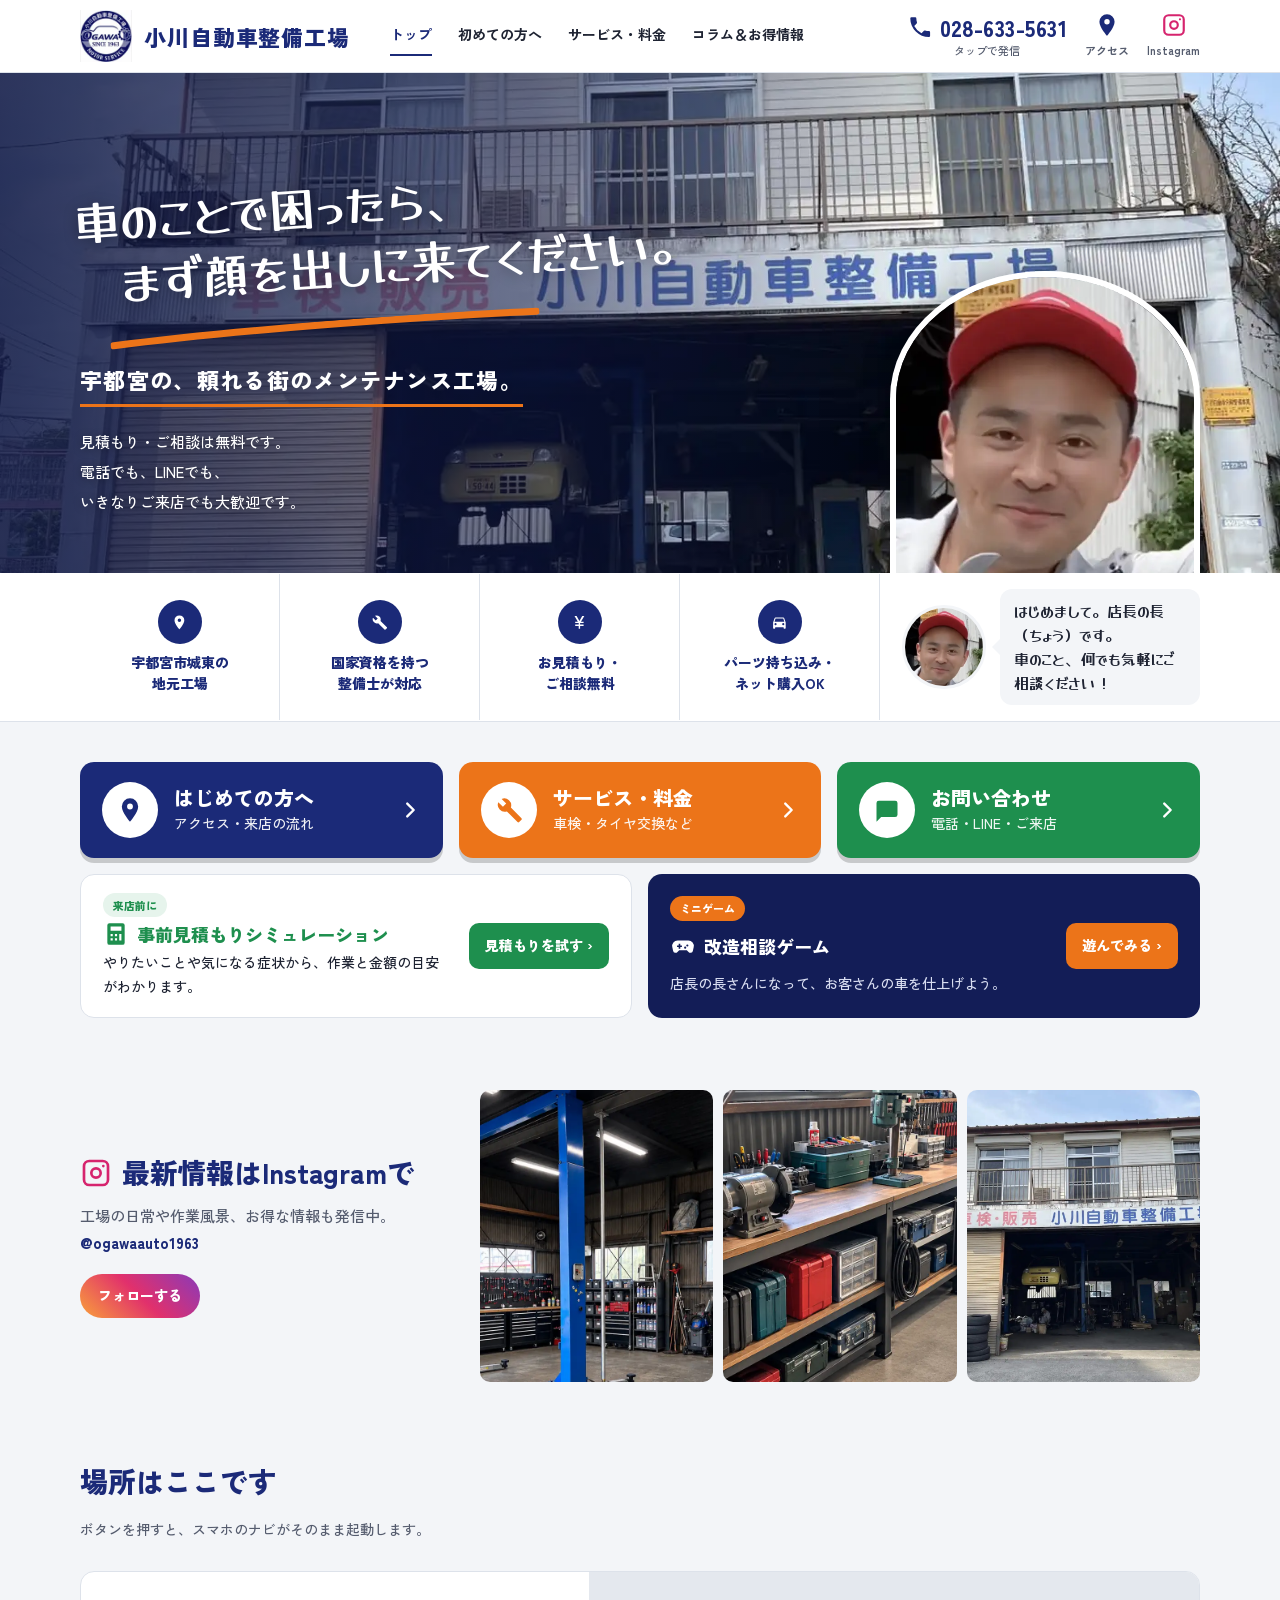
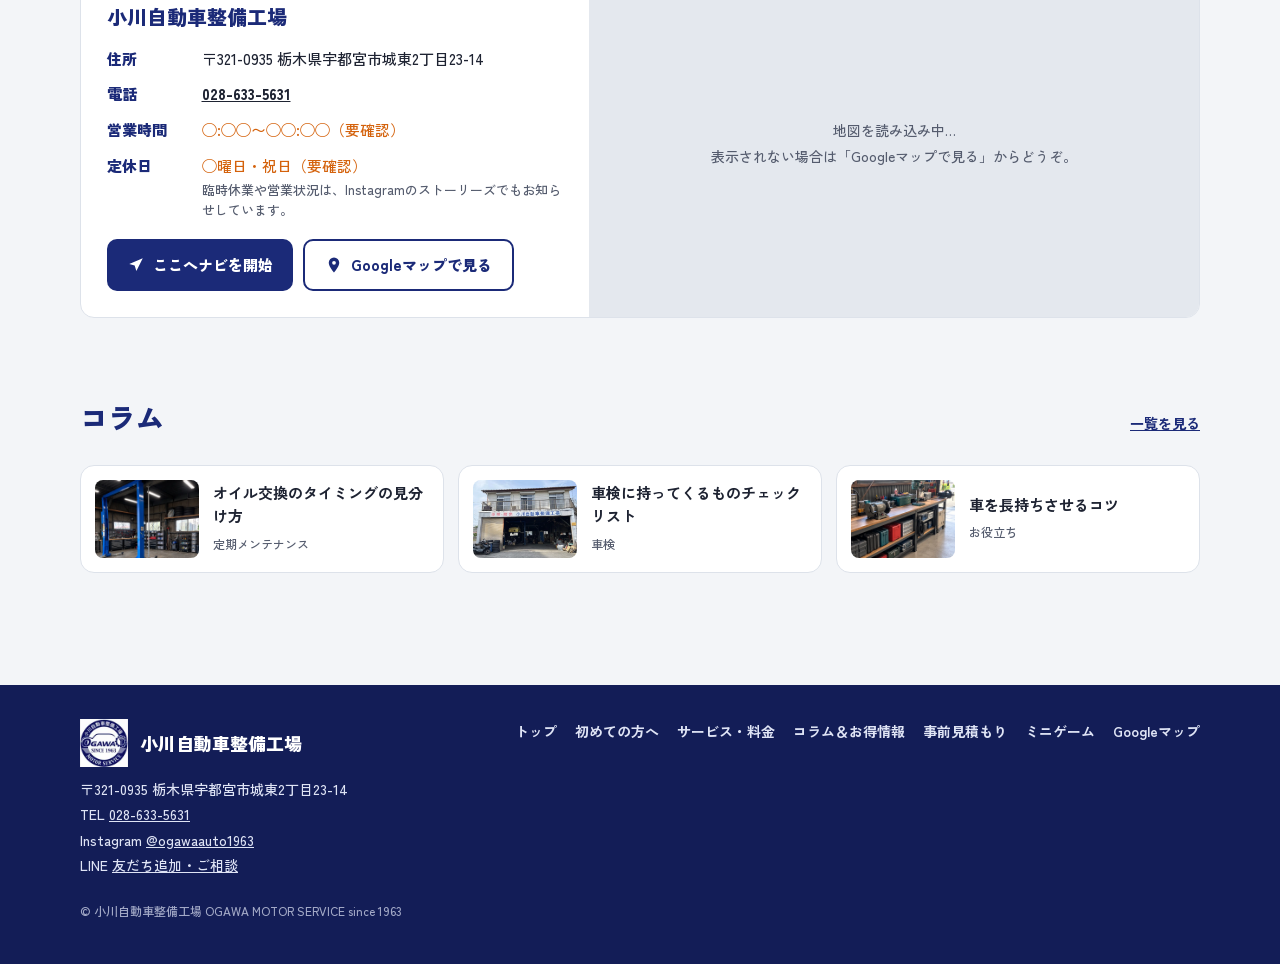
<file: index.html>
<!doctype html>
<html lang="ja">
<head>
<meta charset="utf-8">
<meta name="viewport" content="width=device-width, initial-scale=1, viewport-fit=cover">
<title>宇都宮の車検・整備なら小川自動車整備工場｜見積もり・相談無料</title>
<meta name="description" content="宇都宮市城東の小川自動車整備工場（1963年創業）。車検・メンテナンス・パーツ持ち込みまで、車のことで困ったら気軽に顔を出せる街の整備工場です。">
<meta name="theme-color" content="#1b2a78">
<link rel="canonical" href="https://ogawaauto1963.vercel.app/">
<meta property="og:type" content="website">
<meta property="og:site_name" content="小川自動車整備工場">
<meta property="og:title" content="宇都宮の車検・整備なら小川自動車整備工場｜見積もり・相談無料">
<meta property="og:description" content="車のことで困ったら、まず顔を出しに来てください。宇都宮の、頼れる街のメンテナンス工場。">
<meta property="og:url" content="https://ogawaauto1963.vercel.app/">
<meta property="og:image" content="https://ogawaauto1963.vercel.app/images/shop.webp">
<meta name="twitter:card" content="summary_large_image">
<link rel="icon" href="/images/logo.webp">
<link rel="apple-touch-icon" href="/images/logo.webp">
<link rel="preconnect" href="https://fonts.googleapis.com">
<link rel="preconnect" href="https://fonts.gstatic.com" crossorigin>
<link href="https://fonts.googleapis.com/css2?family=Yusei+Magic&family=Zen+Kaku+Gothic+New:wght@500;700;900&display=swap" rel="stylesheet">
<link rel="stylesheet" href="/assets/style.css">
<link rel="stylesheet" href="/assets/v2.css">
<script type="application/ld+json">{"@context":"https://schema.org","@type":"AutoRepair","name":"小川自動車整備工場","image":"https://ogawaauto1963.vercel.app/images/shop.webp","telephone":"+81-28-633-5631","foundingDate":"1963","address":{"@type":"PostalAddress","postalCode":"321-0935","addressRegion":"栃木県","addressLocality":"宇都宮市","streetAddress":"城東2丁目23-14","addressCountry":"JP"},"geo":{"@type":"GeoCoordinates","latitude":36.5489028,"longitude":139.9041159},"hasMap":"https://maps.app.goo.gl/P7m5z7Ni44Av77Cz9","sameAs":["https://www.instagram.com/ogawaauto1963/","https://lin.ee/OdfqTaw"],"url":"https://ogawaauto1963.vercel.app/"}</script>
</head>
<body>
<header class="site-head">
<div class="wrap head-in">
<a class="brand" href="/"><img src="/images/logo.webp" alt="" width="52" height="52"><b>小川自動車整備工場</b></a>
<nav class="gnav" id="gnav" aria-label="メインメニュー"><a href="/" aria-current="page">トップ</a><a href="/first/">初めての方へ</a><a href="/service/">サービス・料金</a><a href="/column/">コラム＆お得情報</a></nav>
<div class="head-act">
<a class="head-tel" href="tel:0286335631"><span><svg class="ico" aria-hidden="true"><use href="/assets/icons.svg#i-phone"/></svg>028-633-5631</span><small>タップで発信</small></a>
<a class="head-ico map" href="https://maps.app.goo.gl/P7m5z7Ni44Av77Cz9" target="_blank" rel="noopener"><svg class="ico" aria-hidden="true"><use href="/assets/icons.svg#i-pin"/></svg>アクセス</a>
<a class="head-ico ig" href="https://www.instagram.com/ogawaauto1963/" target="_blank" rel="noopener"><svg class="ico" aria-hidden="true"><use href="/assets/icons.svg#i-ig"/></svg>Instagram</a>
</div>
<button class="menu-btn" aria-controls="gnav" aria-expanded="false"><span class="sr">メニュー</span><svg class="ico" aria-hidden="true"><use href="/assets/icons.svg#i-menu"/></svg></button>
</div>
</header>
<main>
<section class="hero">
<div class="hero-bg"><img src="/images/shop.webp" alt="" fetchpriority="high"></div>
<div class="wrap hero-in">
<div class="hero-copy">
<h1 class="catch"><span>車のことで困ったら、</span><span>まず顔を出しに来てください。</span></h1>
<svg class="stroke" viewBox="0 0 430 14" preserveAspectRatio="none" aria-hidden="true"><path d="M3 10 C120 3 300 2 427 5" stroke="#ec7419" stroke-width="7" fill="none" stroke-linecap="round"/></svg>
<p class="sub-catch">宇都宮の、頼れる街のメンテナンス工場。</p>
<p class="hero-lead">見積もり・ご相談は無料です。<br>電話でも、LINEでも、<br>いきなりご来店でも大歓迎です。</p>
</div>
<div class="hero-owner"><img src="/images/tencho.webp" alt="店長の長" width="320" height="320"></div>
</div>
</section>
<section class="trust" aria-label="小川自動車整備工場の特徴">
<div class="wrap trust-in">
<div class="trust-item"><i><svg class="ico" aria-hidden="true"><use href="/assets/icons.svg#i-pin"/></svg></i>宇都宮市城東の<br>地元工場</div>
<div class="trust-item"><i><svg class="ico" aria-hidden="true"><use href="/assets/icons.svg#i-wrench"/></svg></i>国家資格を持つ<br>整備士が対応</div>
<div class="trust-item"><i><svg class="ico" aria-hidden="true"><use href="/assets/icons.svg#i-yen"/></svg></i>お見積もり・<br>ご相談無料</div>
<div class="trust-item"><i><svg class="ico" aria-hidden="true"><use href="/assets/icons.svg#i-car"/></svg></i>パーツ持ち込み・<br>ネット購入OK</div>
<div class="hello"><img src="/images/tencho.webp" alt="" width="84" height="84"><p>はじめまして。店長の長（ちょう）です。<br>車のこと、何でも気軽にご相談ください！</p></div>
</div>
</section>
<section class="hub" aria-label="目的から探す">
<div class="wrap hub-grid">
<a class="hub-btn b-navy" href="/first/"><i><svg class="ico" aria-hidden="true"><use href="/assets/icons.svg#i-pin"/></svg></i><span><b>はじめての方へ</b><small>アクセス・来店の流れ</small></span><svg class="ico chev" aria-hidden="true"><use href="/assets/icons.svg#i-chev"/></svg></a>
<a class="hub-btn b-orange" href="/service/"><i><svg class="ico" aria-hidden="true"><use href="/assets/icons.svg#i-wrench"/></svg></i><span><b>サービス・料金</b><small>車検・タイヤ交換など</small></span><svg class="ico chev" aria-hidden="true"><use href="/assets/icons.svg#i-chev"/></svg></a>
<a class="hub-btn b-green" href="/first/#contact"><i><svg class="ico" aria-hidden="true"><use href="/assets/icons.svg#i-chat"/></svg></i><span><b>お問い合わせ</b><small>電話・LINE・ご来店</small></span><svg class="ico chev" aria-hidden="true"><use href="/assets/icons.svg#i-chev"/></svg></a>
</div>
<div class="wrap more-grid"><a class="more-card mc-sim" href="https://ogawaauto1963accounting.vercel.app/" target="_blank" rel="noopener"><span class="tag">来店前に</span><h3><svg class="ico" viewBox="0 0 24 24" aria-hidden="true"><path d="M6 2h12a2 2 0 0 1 2 2v16a2 2 0 0 1-2 2H6a2 2 0 0 1-2-2V4a2 2 0 0 1 2-2zm1 3v4h10V5zm0 7v2h2v-2zm4 0v2h2v-2zm4 0v6h2v-6zm-8 4v2h2v-2zm4 0v2h2v-2z"/></svg>事前見積もり<wbr>シミュレーション</h3><p>やりたいことや気になる症状から、作業と金額の目安がわかります。</p><span class="go">見積もりを試す ›</span></a><a class="more-card mc-game" href="https://ogawa1963games.vercel.app" target="_blank" rel="noopener"><span class="tag">ミニゲーム</span><h3><svg class="ico" viewBox="0 0 24 24" aria-hidden="true"><path d="M7 7h10a5 5 0 0 1 4.9 6l-.8 3.6a2.3 2.3 0 0 1-4 .9L15.5 16h-7l-1.6 1.5a2.3 2.3 0 0 1-4-.9L2.1 13A5 5 0 0 1 7 7zm1 3v1.5H6.5V13H8v1.5h1.5V13H11v-1.5H9.5V10zm8 .5a1 1 0 1 0 0 2 1 1 0 0 0 0-2zm-2 2a1 1 0 1 0 0 2 1 1 0 0 0 0-2z"/></svg>改造相談ゲーム</h3><p>店長の長さんになって、お客さんの車を仕上げよう。</p><span class="go">遊んでみる ›</span></a></div>
</section>
<section class="sec" id="instagram" aria-labelledby="ig-h">
<div class="wrap">
<div class="ig-band">
<div class="ig-text">
<h2 class="ig-word" id="ig-h"><svg class="ico" aria-hidden="true"><use href="/assets/icons.svg#i-ig"/></svg>最新情報はInstagramで</h2>
<p>工場の日常や作業風景、お得な情報も発信中。<br><span class="ig-handle">@ogawaauto1963</span></p>
<a class="pill ig" href="https://www.instagram.com/ogawaauto1963/" target="_blank" rel="noopener">フォローする</a>
</div>
<div class="ig-photos"><a href="https://www.instagram.com/ogawaauto1963/" target="_blank" rel="noopener"><img src="/images/lift.webp" alt="リフトのある作業場" loading="lazy" width="800" height="600"></a><a href="https://www.instagram.com/ogawaauto1963/" target="_blank" rel="noopener"><img src="/images/bench.webp" alt="工具が並ぶ作業台" loading="lazy" width="800" height="600"></a><a href="https://www.instagram.com/ogawaauto1963/" target="_blank" rel="noopener"><img src="/images/shop.webp" alt="工場の外観" loading="lazy" width="800" height="600"></a></div>
</div>
</div>
</section>
<section class="sec sec-tight" id="access" aria-labelledby="acc-h">
<div class="wrap">
<div class="sec-h"><h2 id="acc-h">場所はここです</h2><p>ボタンを押すと、スマホのナビがそのまま起動します。</p></div>
<div class="panel access">
<div class="access-info">
<h3>小川自動車整備工場</h3>
<dl class="dl">
<dt>住所</dt><dd>〒321-0935 栃木県宇都宮市城東2丁目23-14</dd>
<dt>電話</dt><dd><a href="tel:0286335631">028-633-5631</a></dd>
<dt>営業時間</dt><dd><span class="tbd">◯:◯◯〜◯◯:◯◯（要確認）</span></dd>
<dt>定休日</dt><dd><span class="tbd">◯曜日・祝日（要確認）</span><small>臨時休業や営業状況は、Instagramのストーリーズでもお知らせしています。</small></dd>
</dl>
<div class="btn-row">
<a class="btn" href="https://www.google.com/maps/dir/?api=1&destination=36.5489028%2C139.9041159&travelmode=driving" target="_blank" rel="noopener"><svg class="ico" aria-hidden="true"><use href="/assets/icons.svg#i-nav"/></svg>ここへナビを開始</a>
<a class="btn line" href="https://maps.app.goo.gl/P7m5z7Ni44Av77Cz9" target="_blank" rel="noopener"><svg class="ico" aria-hidden="true"><use href="/assets/icons.svg#i-pin"/></svg>Googleマップで見る</a>
</div>
</div>
<div class="map-frame">
<div class="map-fallback">地図を読み込み中…<br>表示されない場合は「Googleマップで見る」からどうぞ。</div>
<iframe src="https://www.google.com/maps?q=%E5%B0%8F%E5%B7%9D%E8%87%AA%E5%8B%95%E8%BB%8A%E6%95%B4%E5%82%99%E5%B7%A5%E5%A0%B4%20%E6%A0%83%E6%9C%A8%E7%9C%8C%E5%AE%87%E9%83%BD%E5%AE%AE%E5%B8%82%E5%9F%8E%E6%9D%B12%E4%B8%81%E7%9B%AE23-14&z=17&output=embed" loading="lazy" referrerpolicy="no-referrer-when-downgrade" title="小川自動車整備工場の地図"></iframe>
</div>
</div>
</div>
</section>
<section class="sec sec-tight" aria-labelledby="col-h">
<div class="wrap">
<div class="sec-h"><h2 id="col-h">コラム</h2><a class="more" href="/column/">一覧を見る</a></div>
<div class="col-grid">
<a class="panel col-card" href="/column/#oil"><img src="/images/lift.webp" alt="" loading="lazy"><span><b>オイル交換のタイミングの見分け方</b><small>定期メンテナンス</small></span></a>
<a class="panel col-card" href="/column/#shaken"><img src="/images/shop.webp" alt="" loading="lazy"><span><b>車検に持ってくるものチェックリスト</b><small>車検</small></span></a>
<a class="panel col-card" href="/column/#long"><img src="/images/bench.webp" alt="" loading="lazy"><span><b>車を長持ちさせるコツ</b><small>お役立ち</small></span></a>
</div>
</div>
</section>
</main>
<footer class="site-foot">
<div class="wrap">
<div class="foot-in">
<div>
<div class="foot-brand"><img src="/images/logo.webp" alt="" width="48" height="48">小川自動車整備工場</div>
<address>〒321-0935 栃木県宇都宮市城東2丁目23-14<br>TEL <a href="tel:0286335631">028-633-5631</a><br>Instagram <a href="https://www.instagram.com/ogawaauto1963/" target="_blank" rel="noopener">@ogawaauto1963</a><br>LINE <a href="https://lin.ee/OdfqTaw" target="_blank" rel="noopener">友だち追加・ご相談</a></address>
</div>
<nav class="foot-nav" aria-label="フッターメニュー"><a href="/">トップ</a><a href="/first/">初めての方へ</a><a href="/service/">サービス・料金</a><a href="/column/">コラム＆お得情報</a><a href="https://ogawaauto1963accounting.vercel.app/" target="_blank" rel="noopener">事前見積もり</a><a href="https://ogawa1963games.vercel.app" target="_blank" rel="noopener">ミニゲーム</a><a href="https://maps.app.goo.gl/P7m5z7Ni44Av77Cz9" target="_blank" rel="noopener">Googleマップ</a></nav>
</div>
<p class="copy">© 小川自動車整備工場 OGAWA MOTOR SERVICE since 1963</p>
</div>
</footer>
<nav class="actbar" aria-label="すぐに連絡">
<a class="t" href="tel:0286335631"><svg class="ico" aria-hidden="true"><use href="/assets/icons.svg#i-phone"/></svg>電話する</a>
<a class="l" href="https://lin.ee/OdfqTaw" target="_blank" rel="noopener"><svg class="ico" aria-hidden="true"><use href="/assets/icons.svg#i-chat"/></svg>LINE</a>
<a class="m" href="https://www.google.com/maps/dir/?api=1&destination=36.5489028%2C139.9041159&travelmode=driving" target="_blank" rel="noopener"><svg class="ico" aria-hidden="true"><use href="/assets/icons.svg#i-nav"/></svg>ナビで行く</a>
<a class="i" href="https://www.instagram.com/ogawaauto1963/" target="_blank" rel="noopener"><svg class="ico" aria-hidden="true"><use href="/assets/icons.svg#i-ig"/></svg>Instagram</a>
</nav>
<script src="/assets/site.js" defer></script>
</body>
</html>
</file>
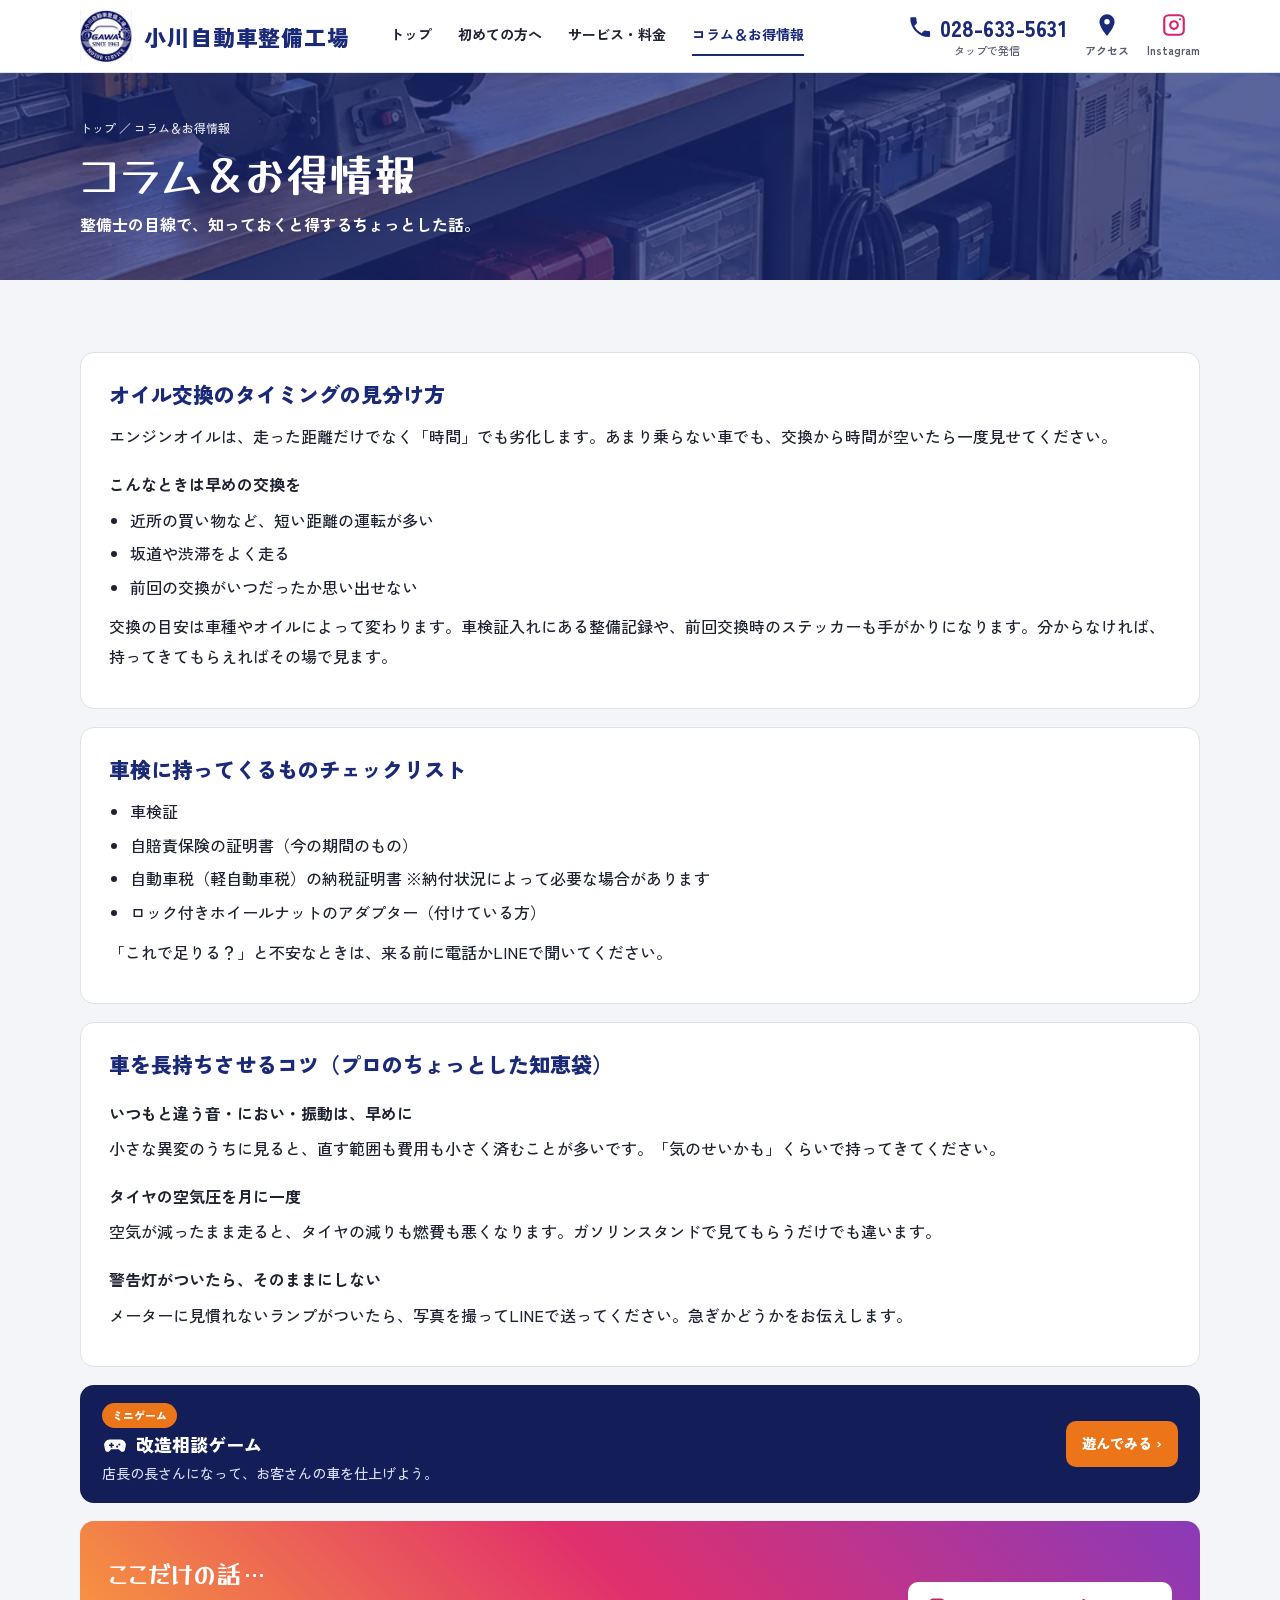
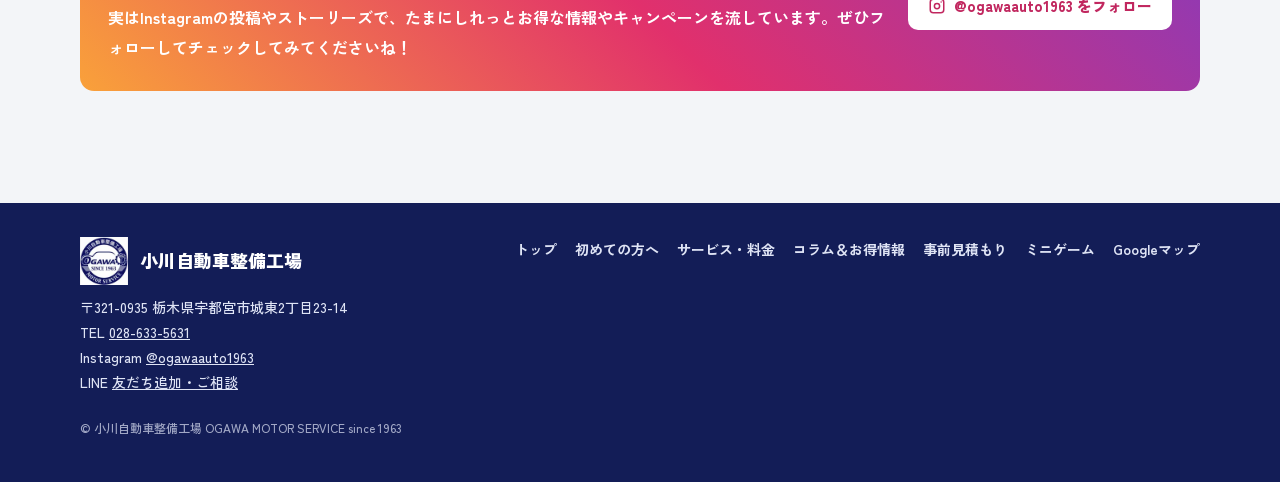
<file: column/index.html>
<!doctype html>
<html lang="ja">
<head>
<meta charset="utf-8">
<meta name="viewport" content="width=device-width, initial-scale=1, viewport-fit=cover">
<title>コラム｜小川自動車整備工場</title>
<meta name="description" content="オイル交換のタイミング、車検の持ち物、車を長持ちさせるコツなど、整備士目線のお役立ち情報。お得情報はInstagramで。">
<meta name="theme-color" content="#1b2a78">
<link rel="canonical" href="https://ogawaauto1963.vercel.app/column/">
<meta property="og:type" content="website">
<meta property="og:site_name" content="小川自動車整備工場">
<meta property="og:title" content="コラム｜小川自動車整備工場">
<meta property="og:url" content="https://ogawaauto1963.vercel.app/column/">
<meta property="og:image" content="https://ogawaauto1963.vercel.app/images/shop.webp">
<link rel="icon" href="/images/logo.webp">
<link rel="preconnect" href="https://fonts.googleapis.com">
<link rel="preconnect" href="https://fonts.gstatic.com" crossorigin>
<link href="https://fonts.googleapis.com/css2?family=Yusei+Magic&family=Zen+Kaku+Gothic+New:wght@500;700;900&display=swap" rel="stylesheet">
<link rel="stylesheet" href="/assets/style.css">
<link rel="stylesheet" href="/assets/v2.css">
</head>
<body>
<header class="site-head">
<div class="wrap head-in">
<a class="brand" href="/"><img src="/images/logo.webp" alt="" width="52" height="52"><b>小川自動車整備工場</b></a>
<nav class="gnav" id="gnav" aria-label="メインメニュー"><a href="/">トップ</a><a href="/first/">初めての方へ</a><a href="/service/">サービス・料金</a><a href="/column/" aria-current="page">コラム＆お得情報</a></nav>
<div class="head-act">
<a class="head-tel" href="tel:0286335631"><span><svg class="ico" aria-hidden="true"><use href="/assets/icons.svg#i-phone"/></svg>028-633-5631</span><small>タップで発信</small></a>
<a class="head-ico map" href="https://maps.app.goo.gl/P7m5z7Ni44Av77Cz9" target="_blank" rel="noopener"><svg class="ico" aria-hidden="true"><use href="/assets/icons.svg#i-pin"/></svg>アクセス</a>
<a class="head-ico ig" href="https://www.instagram.com/ogawaauto1963/" target="_blank" rel="noopener"><svg class="ico" aria-hidden="true"><use href="/assets/icons.svg#i-ig"/></svg>Instagram</a>
</div>
<button class="menu-btn" aria-controls="gnav" aria-expanded="false"><span class="sr">メニュー</span><svg class="ico" aria-hidden="true"><use href="/assets/icons.svg#i-menu"/></svg></button>
</div>
</header>
<main>
<section class="page-head">
<img src="/images/bench.webp" alt="">
<div class="wrap"><div class="crumb"><a href="/">トップ</a> ／ コラム＆お得情報</div>
<h1>コラム＆お得情報</h1><p>整備士の目線で、知っておくと得するちょっとした話。</p></div>
</section>
<section class="sec">
<div class="wrap">
<article class="panel article" id="oil">
<h2>オイル交換のタイミングの見分け方</h2>
<p>エンジンオイルは、走った距離だけでなく「時間」でも劣化します。あまり乗らない車でも、交換から時間が空いたら一度見せてください。</p>
<h3>こんなときは早めの交換を</h3>
<ul><li>近所の買い物など、短い距離の運転が多い</li><li>坂道や渋滞をよく走る</li><li>前回の交換がいつだったか思い出せない</li></ul>
<p>交換の目安は車種やオイルによって変わります。車検証入れにある整備記録や、前回交換時のステッカーも手がかりになります。分からなければ、持ってきてもらえればその場で見ます。</p>
</article>
<article class="panel article" id="shaken">
<h2>車検に持ってくるものチェックリスト</h2>
<ul><li>車検証</li><li>自賠責保険の証明書（今の期間のもの）</li><li>自動車税（軽自動車税）の納税証明書 ※納付状況によって必要な場合があります</li><li>ロック付きホイールナットのアダプター（付けている方）</li></ul>
<p>「これで足りる？」と不安なときは、来る前に電話かLINEで聞いてください。</p>
</article>
<article class="panel article" id="long">
<h2>車を長持ちさせるコツ（プロのちょっとした知恵袋）</h2>
<h3>いつもと違う音・におい・振動は、早めに</h3>
<p>小さな異変のうちに見ると、直す範囲も費用も小さく済むことが多いです。「気のせいかも」くらいで持ってきてください。</p>
<h3>タイヤの空気圧を月に一度</h3>
<p>空気が減ったまま走ると、タイヤの減りも燃費も悪くなります。ガソリンスタンドで見てもらうだけでも違います。</p>
<h3>警告灯がついたら、そのままにしない</h3>
<p>メーターに見慣れないランプがついたら、写真を撮ってLINEで送ってください。急ぎかどうかをお伝えします。</p>
</article>
<div class="more-grid one col-game"><a class="more-card mc-game" href="https://ogawa1963games.vercel.app" target="_blank" rel="noopener"><span class="tag">ミニゲーム</span><h3><svg class="ico" viewBox="0 0 24 24" aria-hidden="true"><path d="M7 7h10a5 5 0 0 1 4.9 6l-.8 3.6a2.3 2.3 0 0 1-4 .9L15.5 16h-7l-1.6 1.5a2.3 2.3 0 0 1-4-.9L2.1 13A5 5 0 0 1 7 7zm1 3v1.5H6.5V13H8v1.5h1.5V13H11v-1.5H9.5V10zm8 .5a1 1 0 1 0 0 2 1 1 0 0 0 0-2zm-2 2a1 1 0 1 0 0 2 1 1 0 0 0 0-2z"/></svg>改造相談ゲーム</h3><p>店長の長さんになって、お客さんの車を仕上げよう。</p><span class="go">遊んでみる ›</span></a></div>
<div class="secret" id="secret">
<div><h2>ここだけの話…</h2><p>実はInstagramの投稿やストーリーズで、たまにしれっとお得な情報やキャンペーンを流しています。ぜひフォローしてチェックしてみてくださいね！</p></div>
<a class="btn" href="https://www.instagram.com/ogawaauto1963/" target="_blank" rel="noopener"><svg class="ico" aria-hidden="true"><use href="/assets/icons.svg#i-ig"/></svg>@ogawaauto1963 をフォロー</a>
</div>
</div>
</section>
</main>
<footer class="site-foot">
<div class="wrap">
<div class="foot-in">
<div>
<div class="foot-brand"><img src="/images/logo.webp" alt="" width="48" height="48">小川自動車整備工場</div>
<address>〒321-0935 栃木県宇都宮市城東2丁目23-14<br>TEL <a href="tel:0286335631">028-633-5631</a><br>Instagram <a href="https://www.instagram.com/ogawaauto1963/" target="_blank" rel="noopener">@ogawaauto1963</a><br>LINE <a href="https://lin.ee/OdfqTaw" target="_blank" rel="noopener">友だち追加・ご相談</a></address>
</div>
<nav class="foot-nav" aria-label="フッターメニュー"><a href="/">トップ</a><a href="/first/">初めての方へ</a><a href="/service/">サービス・料金</a><a href="/column/">コラム＆お得情報</a><a href="https://ogawaauto1963accounting.vercel.app/" target="_blank" rel="noopener">事前見積もり</a><a href="https://ogawa1963games.vercel.app" target="_blank" rel="noopener">ミニゲーム</a><a href="https://maps.app.goo.gl/P7m5z7Ni44Av77Cz9" target="_blank" rel="noopener">Googleマップ</a></nav>
</div>
<p class="copy">© 小川自動車整備工場 OGAWA MOTOR SERVICE since 1963</p>
</div>
</footer>
<nav class="actbar" aria-label="すぐに連絡">
<a class="t" href="tel:0286335631"><svg class="ico" aria-hidden="true"><use href="/assets/icons.svg#i-phone"/></svg>電話する</a>
<a class="l" href="https://lin.ee/OdfqTaw" target="_blank" rel="noopener"><svg class="ico" aria-hidden="true"><use href="/assets/icons.svg#i-chat"/></svg>LINE</a>
<a class="m" href="https://www.google.com/maps/dir/?api=1&destination=36.5489028%2C139.9041159&travelmode=driving" target="_blank" rel="noopener"><svg class="ico" aria-hidden="true"><use href="/assets/icons.svg#i-nav"/></svg>ナビで行く</a>
<a class="i" href="https://www.instagram.com/ogawaauto1963/" target="_blank" rel="noopener"><svg class="ico" aria-hidden="true"><use href="/assets/icons.svg#i-ig"/></svg>Instagram</a>
</nav>
<script src="/assets/site.js" defer></script>
</body>
</html>
</file>
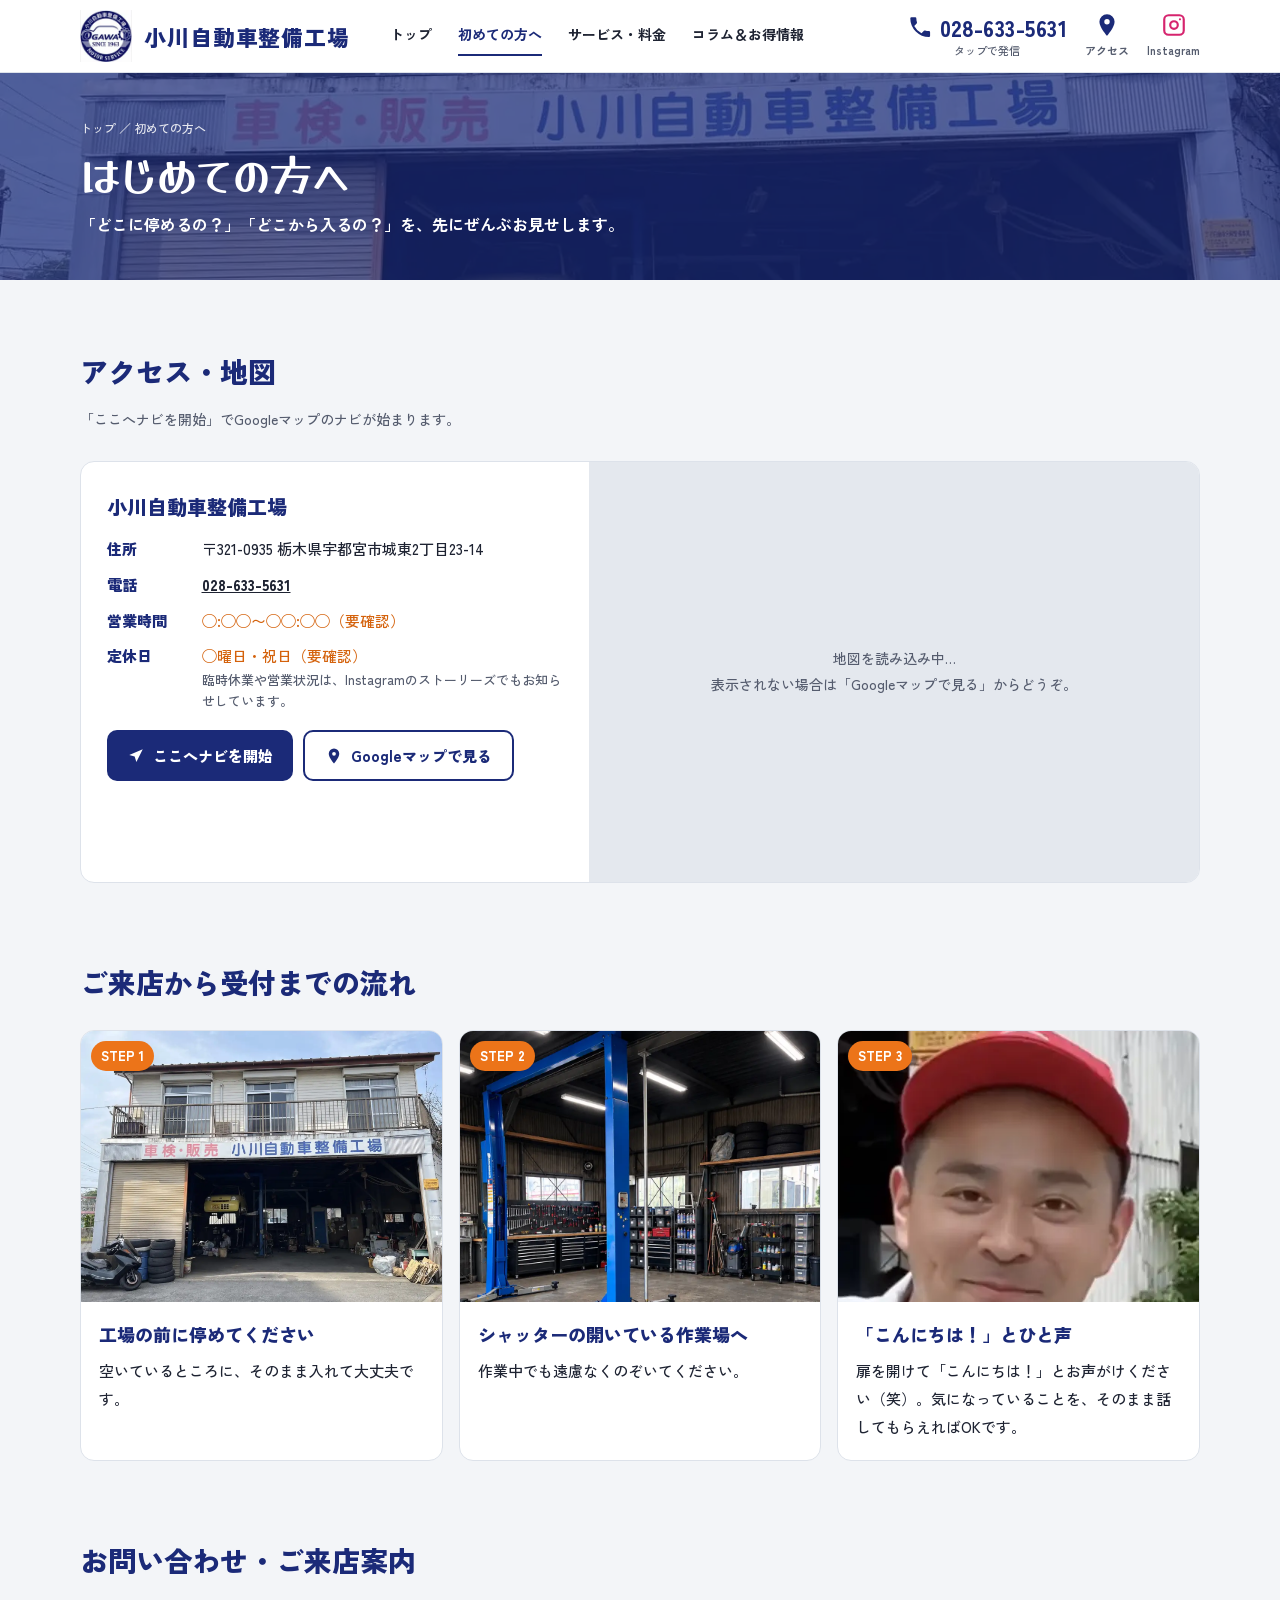
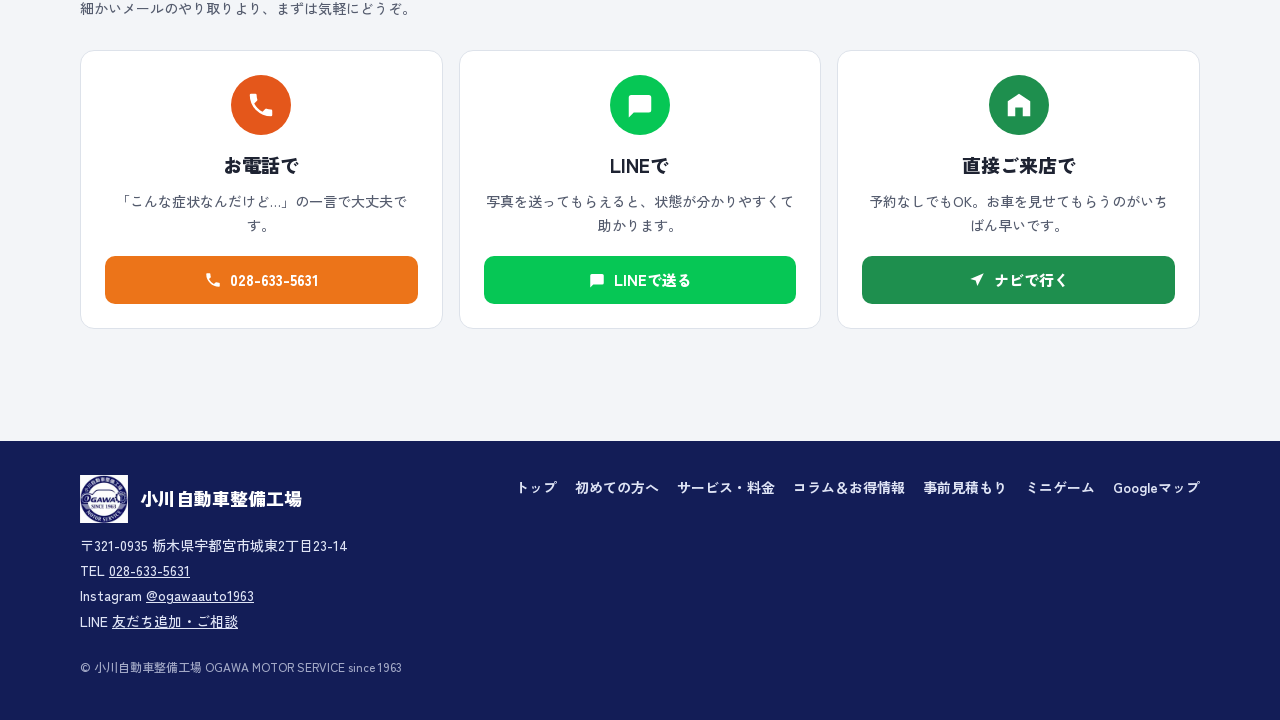
<file: first/index.html>
<!doctype html>
<html lang="ja">
<head>
<meta charset="utf-8">
<meta name="viewport" content="width=device-width, initial-scale=1, viewport-fit=cover">
<title>初めての方へ（アクセス・駐車場）｜小川自動車整備工場</title>
<meta name="description" content="宇都宮市城東2丁目の小川自動車整備工場へのアクセス、駐車場、ご来店から受付までの流れ。電話・LINE・直接のご来店でお気軽にどうぞ。">
<meta name="theme-color" content="#1b2a78">
<link rel="canonical" href="https://ogawaauto1963.vercel.app/first/">
<meta property="og:type" content="website">
<meta property="og:site_name" content="小川自動車整備工場">
<meta property="og:title" content="初めての方へ（アクセス・駐車場）｜小川自動車整備工場">
<meta property="og:url" content="https://ogawaauto1963.vercel.app/first/">
<meta property="og:image" content="https://ogawaauto1963.vercel.app/images/shop.webp">
<link rel="icon" href="/images/logo.webp">
<link rel="preconnect" href="https://fonts.googleapis.com">
<link rel="preconnect" href="https://fonts.gstatic.com" crossorigin>
<link href="https://fonts.googleapis.com/css2?family=Yusei+Magic&family=Zen+Kaku+Gothic+New:wght@500;700;900&display=swap" rel="stylesheet">
<link rel="stylesheet" href="/assets/style.css">
<link rel="stylesheet" href="/assets/v2.css">
</head>
<body>
<header class="site-head">
<div class="wrap head-in">
<a class="brand" href="/"><img src="/images/logo.webp" alt="" width="52" height="52"><b>小川自動車整備工場</b></a>
<nav class="gnav" id="gnav" aria-label="メインメニュー"><a href="/">トップ</a><a href="/first/" aria-current="page">初めての方へ</a><a href="/service/">サービス・料金</a><a href="/column/">コラム＆お得情報</a></nav>
<div class="head-act">
<a class="head-tel" href="tel:0286335631"><span><svg class="ico" aria-hidden="true"><use href="/assets/icons.svg#i-phone"/></svg>028-633-5631</span><small>タップで発信</small></a>
<a class="head-ico map" href="https://maps.app.goo.gl/P7m5z7Ni44Av77Cz9" target="_blank" rel="noopener"><svg class="ico" aria-hidden="true"><use href="/assets/icons.svg#i-pin"/></svg>アクセス</a>
<a class="head-ico ig" href="https://www.instagram.com/ogawaauto1963/" target="_blank" rel="noopener"><svg class="ico" aria-hidden="true"><use href="/assets/icons.svg#i-ig"/></svg>Instagram</a>
</div>
<button class="menu-btn" aria-controls="gnav" aria-expanded="false"><span class="sr">メニュー</span><svg class="ico" aria-hidden="true"><use href="/assets/icons.svg#i-menu"/></svg></button>
</div>
</header>
<main>
<section class="page-head">
<img src="/images/shop.webp" alt="">
<div class="wrap"><div class="crumb"><a href="/">トップ</a> ／ 初めての方へ</div>
<h1>はじめての方へ</h1><p>「どこに停めるの？」「どこから入るの？」を、先にぜんぶお見せします。</p></div>
</section>
<section class="sec" aria-labelledby="map-h">
<div class="wrap">
<div class="sec-h"><h2 id="map-h">アクセス・地図</h2><p>「ここへナビを開始」でGoogleマップのナビが始まります。</p></div>
<div class="panel access">
<div class="access-info">
<h3>小川自動車整備工場</h3>
<dl class="dl">
<dt>住所</dt><dd>〒321-0935 栃木県宇都宮市城東2丁目23-14</dd>
<dt>電話</dt><dd><a href="tel:0286335631">028-633-5631</a></dd>
<dt>営業時間</dt><dd><span class="tbd">◯:◯◯〜◯◯:◯◯（要確認）</span></dd>
<dt>定休日</dt><dd><span class="tbd">◯曜日・祝日（要確認）</span><small>臨時休業や営業状況は、Instagramのストーリーズでもお知らせしています。</small></dd>
</dl>
<div class="btn-row">
<a class="btn" href="https://www.google.com/maps/dir/?api=1&destination=36.5489028%2C139.9041159&travelmode=driving" target="_blank" rel="noopener"><svg class="ico" aria-hidden="true"><use href="/assets/icons.svg#i-nav"/></svg>ここへナビを開始</a>
<a class="btn line" href="https://maps.app.goo.gl/P7m5z7Ni44Av77Cz9" target="_blank" rel="noopener"><svg class="ico" aria-hidden="true"><use href="/assets/icons.svg#i-pin"/></svg>Googleマップで見る</a>
</div>
</div>
<div class="map-frame" style="min-height:420px">
<div class="map-fallback">地図を読み込み中…<br>表示されない場合は「Googleマップで見る」からどうぞ。</div>
<iframe src="https://www.google.com/maps?q=%E5%B0%8F%E5%B7%9D%E8%87%AA%E5%8B%95%E8%BB%8A%E6%95%B4%E5%82%99%E5%B7%A5%E5%A0%B4%20%E6%A0%83%E6%9C%A8%E7%9C%8C%E5%AE%87%E9%83%BD%E5%AE%AE%E5%B8%82%E5%9F%8E%E6%9D%B12%E4%B8%81%E7%9B%AE23-14&z=17&output=embed" loading="lazy" referrerpolicy="no-referrer-when-downgrade" title="小川自動車整備工場の地図"></iframe>
</div>
</div>
</div>
</section>
<section class="sec sec-tight" aria-labelledby="flow-h">
<div class="wrap">
<div class="sec-h"><h2 id="flow-h">ご来店から受付までの流れ</h2></div>
<div class="steps">
<article class="panel step"><figure><img src="/images/shop.webp" alt="工場の前の駐車スペース" loading="lazy"></figure><div><h3>工場の前に停めてください</h3><p>空いているところに、そのまま入れて大丈夫です。</p></div></article>
<article class="panel step"><figure><img src="/images/lift.webp" alt="シャッターの奥の作業場" loading="lazy"></figure><div><h3>シャッターの開いている作業場へ</h3><p>作業中でも遠慮なくのぞいてください。</p></div></article>
<article class="panel step"><figure><img src="/images/tencho.webp" alt="店長の長" loading="lazy" style="object-position:50% 30%"></figure><div><h3>「こんにちは！」とひと声</h3><p>扉を開けて「こんにちは！」とお声がけください（笑）。気になっていることを、そのまま話してもらえればOKです。</p></div></article>
</div>
</div>
</section>
<section class="sec sec-tight" id="contact" aria-labelledby="ct-h">
<div class="wrap">
<div class="sec-h"><h2 id="ct-h">お問い合わせ・ご来店案内</h2><p>細かいメールのやり取りより、まずは気軽にどうぞ。</p></div>
<div class="ways">
<div class="panel way"><i style="background:#e4571b"><svg class="ico" aria-hidden="true"><use href="/assets/icons.svg#i-phone"/></svg></i><h3>お電話で</h3><p>「こんな症状なんだけど…」の一言で大丈夫です。</p><a class="btn orange" href="tel:0286335631"><svg class="ico" aria-hidden="true"><use href="/assets/icons.svg#i-phone"/></svg>028-633-5631</a></div>
<div class="panel way"><i style="background:#06C755"><svg class="ico" aria-hidden="true"><use href="/assets/icons.svg#i-chat"/></svg></i><h3>LINEで</h3><p>写真を送ってもらえると、状態が分かりやすくて助かります。</p><a class="btn" style="background:#06C755" href="https://lin.ee/OdfqTaw" target="_blank" rel="noopener"><svg class="ico" aria-hidden="true"><use href="/assets/icons.svg#i-chat"/></svg>LINEで送る</a></div>
<div class="panel way"><i style="background:var(--green)"><svg class="ico" aria-hidden="true"><use href="/assets/icons.svg#i-shop"/></svg></i><h3>直接ご来店で</h3><p>予約なしでもOK。お車を見せてもらうのがいちばん早いです。</p><a class="btn green" href="https://www.google.com/maps/dir/?api=1&destination=36.5489028%2C139.9041159&travelmode=driving" target="_blank" rel="noopener"><svg class="ico" aria-hidden="true"><use href="/assets/icons.svg#i-nav"/></svg>ナビで行く</a></div>
</div>
</div>
</section>
</main>
<footer class="site-foot">
<div class="wrap">
<div class="foot-in">
<div>
<div class="foot-brand"><img src="/images/logo.webp" alt="" width="48" height="48">小川自動車整備工場</div>
<address>〒321-0935 栃木県宇都宮市城東2丁目23-14<br>TEL <a href="tel:0286335631">028-633-5631</a><br>Instagram <a href="https://www.instagram.com/ogawaauto1963/" target="_blank" rel="noopener">@ogawaauto1963</a><br>LINE <a href="https://lin.ee/OdfqTaw" target="_blank" rel="noopener">友だち追加・ご相談</a></address>
</div>
<nav class="foot-nav" aria-label="フッターメニュー"><a href="/">トップ</a><a href="/first/">初めての方へ</a><a href="/service/">サービス・料金</a><a href="/column/">コラム＆お得情報</a><a href="https://ogawaauto1963accounting.vercel.app/" target="_blank" rel="noopener">事前見積もり</a><a href="https://ogawa1963games.vercel.app" target="_blank" rel="noopener">ミニゲーム</a><a href="https://maps.app.goo.gl/P7m5z7Ni44Av77Cz9" target="_blank" rel="noopener">Googleマップ</a></nav>
</div>
<p class="copy">© 小川自動車整備工場 OGAWA MOTOR SERVICE since 1963</p>
</div>
</footer>
<nav class="actbar" aria-label="すぐに連絡">
<a class="t" href="tel:0286335631"><svg class="ico" aria-hidden="true"><use href="/assets/icons.svg#i-phone"/></svg>電話する</a>
<a class="l" href="https://lin.ee/OdfqTaw" target="_blank" rel="noopener"><svg class="ico" aria-hidden="true"><use href="/assets/icons.svg#i-chat"/></svg>LINE</a>
<a class="m" href="https://www.google.com/maps/dir/?api=1&destination=36.5489028%2C139.9041159&travelmode=driving" target="_blank" rel="noopener"><svg class="ico" aria-hidden="true"><use href="/assets/icons.svg#i-nav"/></svg>ナビで行く</a>
<a class="i" href="https://www.instagram.com/ogawaauto1963/" target="_blank" rel="noopener"><svg class="ico" aria-hidden="true"><use href="/assets/icons.svg#i-ig"/></svg>Instagram</a>
</nav>
<script src="/assets/site.js" defer></script>
</body>
</html>
</file>
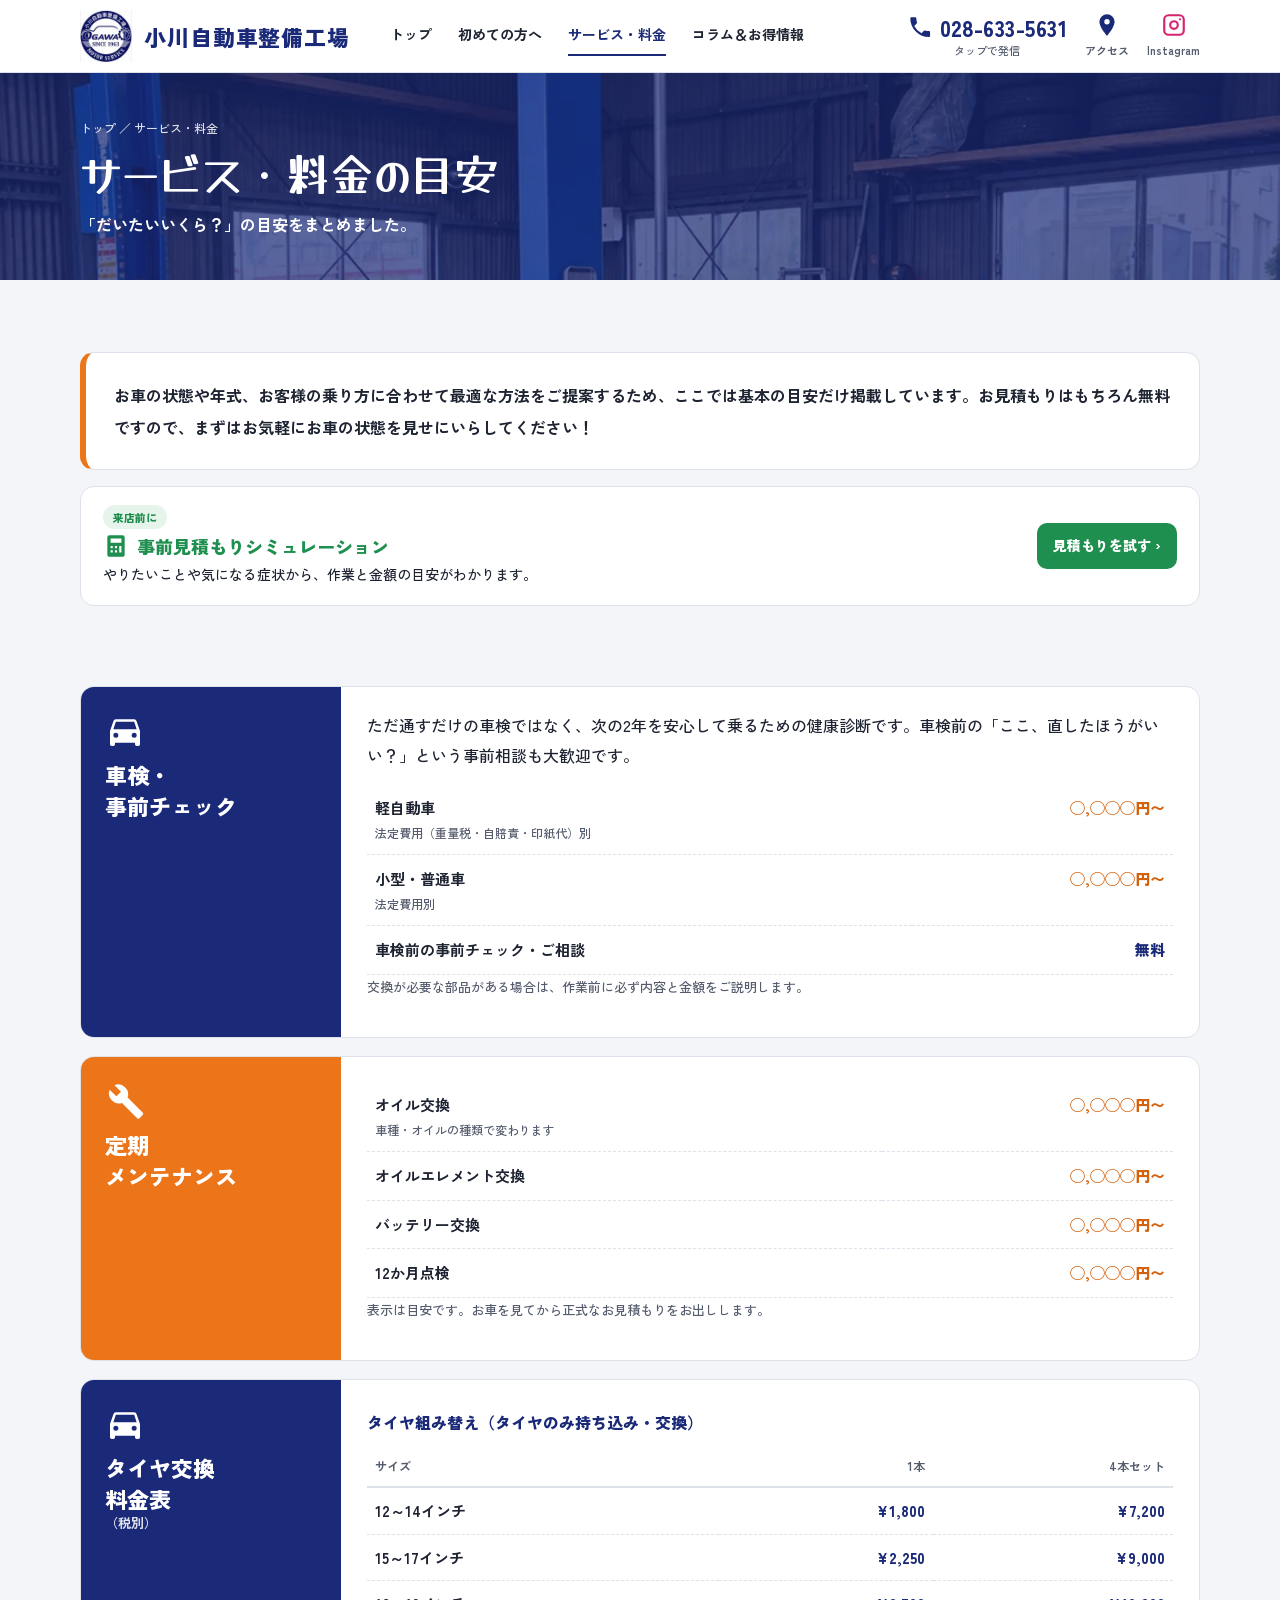
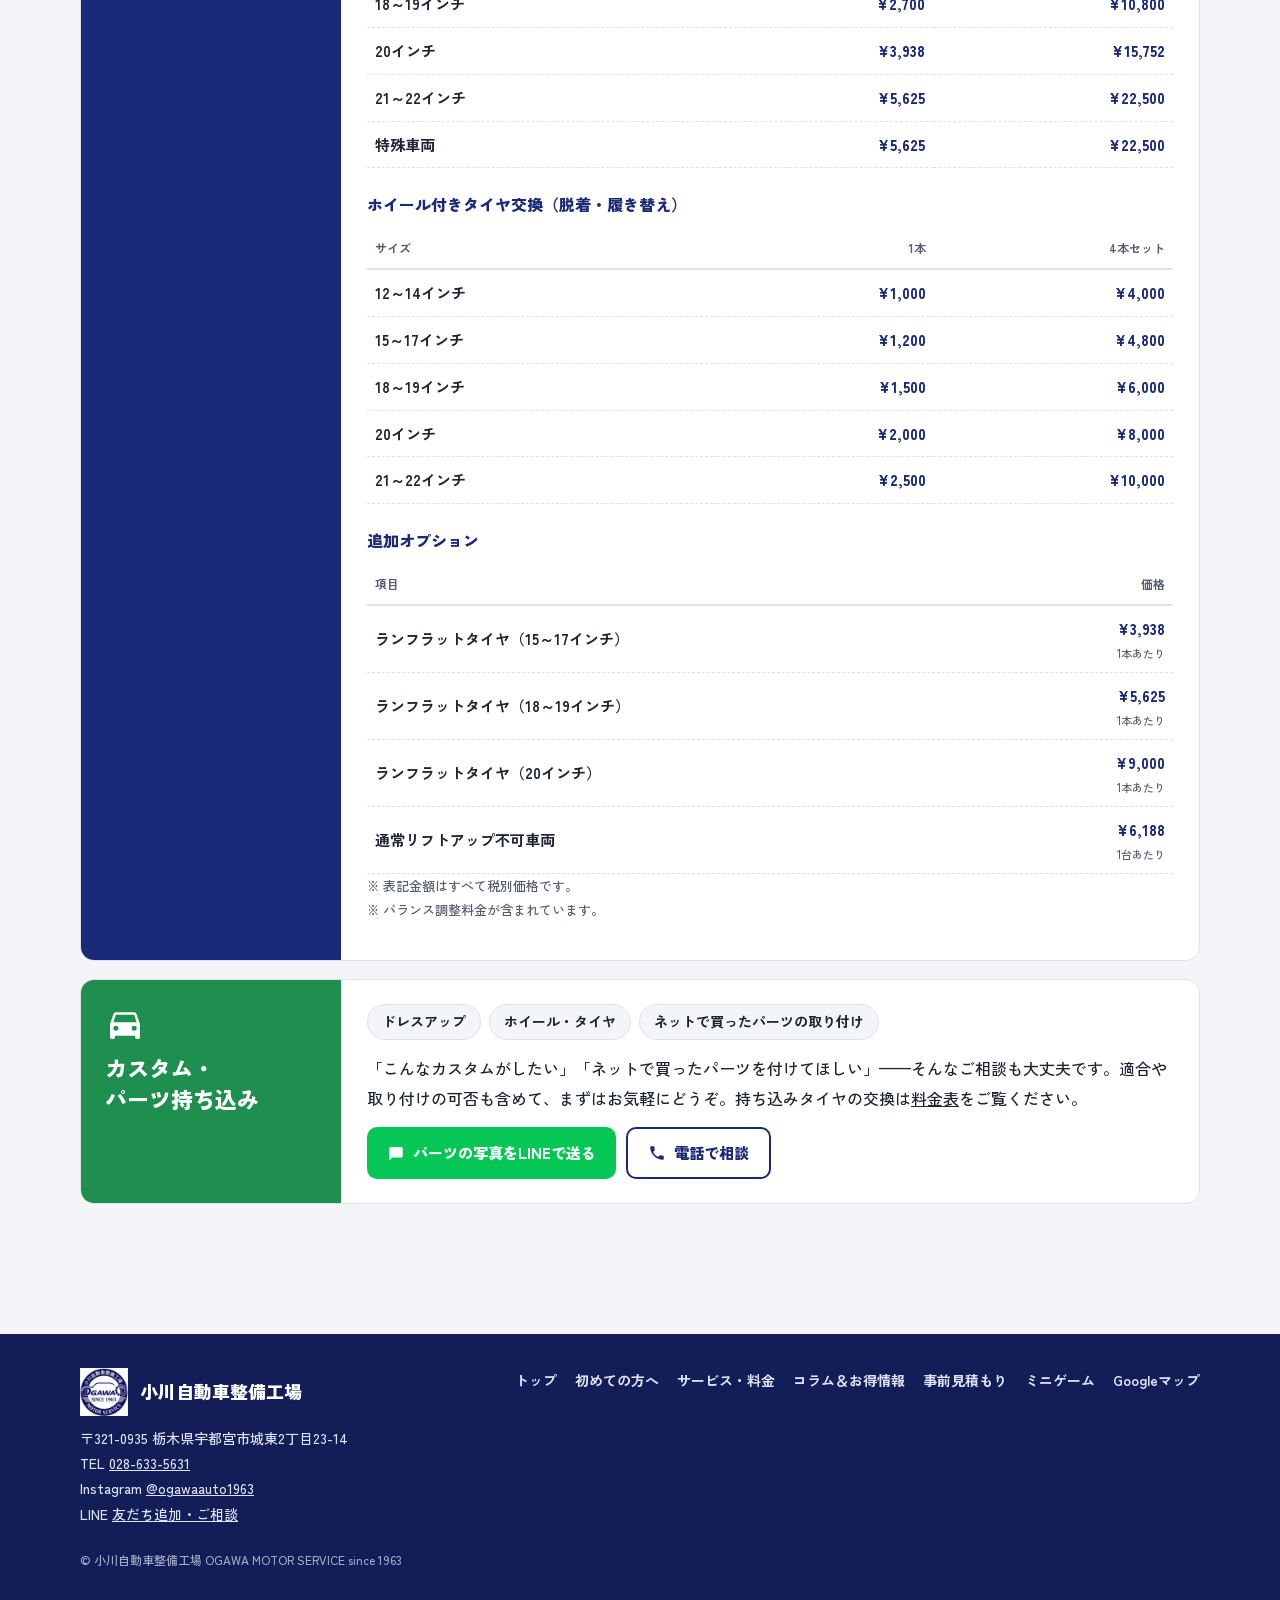
<file: service/index.html>
<!doctype html>
<html lang="ja">
<head>
<meta charset="utf-8">
<meta name="viewport" content="width=device-width, initial-scale=1, viewport-fit=cover">
<title>サービス・料金の目安｜小川自動車整備工場</title>
<meta name="description" content="タイヤ交換の料金表、車検・事前チェック、オイル交換などの定期メンテナンス、カスタム・パーツ持ち込みの料金目安。お見積もりは無料です。">
<meta name="theme-color" content="#1b2a78">
<link rel="canonical" href="https://ogawaauto1963.vercel.app/service/">
<meta property="og:type" content="website">
<meta property="og:site_name" content="小川自動車整備工場">
<meta property="og:title" content="サービス・料金の目安｜小川自動車整備工場">
<meta property="og:url" content="https://ogawaauto1963.vercel.app/service/">
<meta property="og:image" content="https://ogawaauto1963.vercel.app/images/shop.webp">
<link rel="icon" href="/images/logo.webp">
<link rel="preconnect" href="https://fonts.googleapis.com">
<link rel="preconnect" href="https://fonts.gstatic.com" crossorigin>
<link href="https://fonts.googleapis.com/css2?family=Yusei+Magic&family=Zen+Kaku+Gothic+New:wght@500;700;900&display=swap" rel="stylesheet">
<link rel="stylesheet" href="/assets/style.css">
<link rel="stylesheet" href="/assets/v2.css">
<style>
.tire h3{margin:22px 0 8px;font-size:16px;font-weight:900;color:var(--navy)}
.tire h3:first-of-type{margin-top:4px}
.tbl{overflow-x:auto}
.tt{width:100%;border-collapse:collapse;font-size:15px;min-width:300px}
.tt th,.tt td{padding:9px 8px;border-bottom:1px dashed var(--line);text-align:right;white-space:nowrap}
.tt th:first-child,.tt td:first-child{text-align:left;white-space:normal}
.tt thead th{font-size:12px;color:var(--sub);font-weight:700;border-bottom:2px solid var(--line)}
.tt tbody td{font-weight:900;color:var(--navy)}
.tt tbody td:first-child{font-weight:700;color:var(--ink)}
.tt small{display:block;font-size:11px;color:var(--sub);font-weight:500}
</style>
</head>
<body>
<header class="site-head">
<div class="wrap head-in">
<a class="brand" href="/"><img src="/images/logo.webp" alt="" width="52" height="52"><b>小川自動車整備工場</b></a>
<nav class="gnav" id="gnav" aria-label="メインメニュー"><a href="/">トップ</a><a href="/first/">初めての方へ</a><a href="/service/" aria-current="page">サービス・料金</a><a href="/column/">コラム＆お得情報</a></nav>
<div class="head-act">
<a class="head-tel" href="tel:0286335631"><span><svg class="ico" aria-hidden="true"><use href="/assets/icons.svg#i-phone"/></svg>028-633-5631</span><small>タップで発信</small></a>
<a class="head-ico map" href="https://maps.app.goo.gl/P7m5z7Ni44Av77Cz9" target="_blank" rel="noopener"><svg class="ico" aria-hidden="true"><use href="/assets/icons.svg#i-pin"/></svg>アクセス</a>
<a class="head-ico ig" href="https://www.instagram.com/ogawaauto1963/" target="_blank" rel="noopener"><svg class="ico" aria-hidden="true"><use href="/assets/icons.svg#i-ig"/></svg>Instagram</a>
</div>
<button class="menu-btn" aria-controls="gnav" aria-expanded="false"><span class="sr">メニュー</span><svg class="ico" aria-hidden="true"><use href="/assets/icons.svg#i-menu"/></svg></button>
</div>
</header>
<main>
<section class="page-head">
<img src="/images/lift.webp" alt="">
<div class="wrap"><div class="crumb"><a href="/">トップ</a> ／ サービス・料金</div>
<h1>サービス・料金の目安</h1><p>「だいたいいくら？」の目安をまとめました。</p></div>
</section>
<section class="sec">
<div class="wrap">
<div class="panel stance"><p>お車の状態や年式、お客様の乗り方に合わせて最適な方法をご提案するため、ここでは基本の目安だけ掲載しています。お見積もりはもちろん無料ですので、まずはお気軽にお車の状態を見せにいらしてください！</p></div>
<div class="more-grid one"><a class="more-card mc-sim" href="https://ogawaauto1963accounting.vercel.app/" target="_blank" rel="noopener"><span class="tag">来店前に</span><h3><svg class="ico" viewBox="0 0 24 24" aria-hidden="true"><path d="M6 2h12a2 2 0 0 1 2 2v16a2 2 0 0 1-2 2H6a2 2 0 0 1-2-2V4a2 2 0 0 1 2-2zm1 3v4h10V5zm0 7v2h2v-2zm4 0v2h2v-2zm4 0v6h2v-6zm-8 4v2h2v-2zm4 0v2h2v-2z"/></svg>事前見積もり<wbr>シミュレーション</h3><p>やりたいことや気になる症状から、作業と金額の目安がわかります。</p><span class="go">見積もりを試す ›</span></a></div>
</div>
</section>
<section class="sec sec-tight">
<div class="wrap">
<article class="panel svc" id="shaken">
<div class="svc-side b-navy"><svg class="ico" aria-hidden="true"><use href="/assets/icons.svg#i-car"/></svg><h2>車検・<br>事前チェック</h2></div>
<div class="svc-body">
<p>ただ通すだけの車検ではなく、次の2年を安心して乗るための健康診断です。車検前の「ここ、直したほうがいい？」という事前相談も大歓迎です。</p>
<table class="price"><tbody>
<tr><th>軽自動車<small>法定費用（重量税・自賠責・印紙代）別</small></th><td><span class="tbd">◯,◯◯◯円〜</span></td></tr>
<tr><th>小型・普通車<small>法定費用別</small></th><td><span class="tbd">◯,◯◯◯円〜</span></td></tr>
<tr><th>車検前の事前チェック・ご相談</th><td>無料</td></tr>
</tbody></table>
<p class="fine">交換が必要な部品がある場合は、作業前に必ず内容と金額をご説明します。</p>
</div>
</article>
<article class="panel svc" id="maintenance">
<div class="svc-side b-orange"><svg class="ico" aria-hidden="true"><use href="/assets/icons.svg#i-wrench"/></svg><h2>定期<br>メンテナンス</h2></div>
<div class="svc-body">
<table class="price"><tbody>
<tr><th>オイル交換<small>車種・オイルの種類で変わります</small></th><td><span class="tbd">◯,◯◯◯円〜</span></td></tr>
<tr><th>オイルエレメント交換</th><td><span class="tbd">◯,◯◯◯円〜</span></td></tr>
<tr><th>バッテリー交換</th><td><span class="tbd">◯,◯◯◯円〜</span></td></tr>
<tr><th>12か月点検</th><td><span class="tbd">◯,◯◯◯円〜</span></td></tr>
</tbody></table>
<p class="fine">表示は目安です。お車を見てから正式なお見積もりをお出しします。</p>
</div>
</article>
<article class="panel svc" id="tire">
<div class="svc-side b-navy"><svg class="ico" aria-hidden="true"><use href="/assets/icons.svg#i-car"/></svg><h2>タイヤ交換<br>料金表<small style="display:block;font-size:13px;font-weight:700;opacity:.85">（税別）</small></h2></div>
<div class="svc-body tire">
<h3>タイヤ組み替え（タイヤのみ持ち込み・交換）</h3>
<div class="tbl"><table class="tt"><thead><tr><th>サイズ</th><th>1本</th><th>4本セット</th></tr></thead><tbody><tr><td>12～14インチ</td><td>¥1,800</td><td>¥7,200</td></tr><tr><td>15～17インチ</td><td>¥2,250</td><td>¥9,000</td></tr><tr><td>18～19インチ</td><td>¥2,700</td><td>¥10,800</td></tr><tr><td>20インチ</td><td>¥3,938</td><td>¥15,752</td></tr><tr><td>21～22インチ</td><td>¥5,625</td><td>¥22,500</td></tr><tr><td>特殊車両</td><td>¥5,625</td><td>¥22,500</td></tr></tbody></table></div>
<h3>ホイール付きタイヤ交換（脱着・履き替え）</h3>
<div class="tbl"><table class="tt"><thead><tr><th>サイズ</th><th>1本</th><th>4本セット</th></tr></thead><tbody><tr><td>12～14インチ</td><td>¥1,000</td><td>¥4,000</td></tr><tr><td>15～17インチ</td><td>¥1,200</td><td>¥4,800</td></tr><tr><td>18～19インチ</td><td>¥1,500</td><td>¥6,000</td></tr><tr><td>20インチ</td><td>¥2,000</td><td>¥8,000</td></tr><tr><td>21～22インチ</td><td>¥2,500</td><td>¥10,000</td></tr></tbody></table></div>
<h3>追加オプション</h3>
<div class="tbl"><table class="tt"><thead><tr><th>項目</th><th>価格</th></tr></thead><tbody><tr><td>ランフラットタイヤ（15～17インチ）</td><td>¥3,938<small>1本あたり</small></td></tr><tr><td>ランフラットタイヤ（18～19インチ）</td><td>¥5,625<small>1本あたり</small></td></tr><tr><td>ランフラットタイヤ（20インチ）</td><td>¥9,000<small>1本あたり</small></td></tr><tr><td>通常リフトアップ不可車両</td><td>¥6,188<small>1台あたり</small></td></tr></tbody></table></div>
<p class="fine">※ 表記金額はすべて税別価格です。<br>※ バランス調整料金が含まれています。</p>
</div>
</article>
<article class="panel svc" id="custom">
<div class="svc-side b-green"><svg class="ico" aria-hidden="true"><use href="/assets/icons.svg#i-car"/></svg><h2>カスタム・<br>パーツ持ち込み</h2></div>
<div class="svc-body">
<ul class="chips"><li>ドレスアップ</li><li>ホイール・タイヤ</li><li>ネットで買ったパーツの取り付け</li></ul>
<p>「こんなカスタムがしたい」「ネットで買ったパーツを付けてほしい」——そんなご相談も大丈夫です。適合や取り付けの可否も含めて、まずはお気軽にどうぞ。持ち込みタイヤの交換は<a href="#tire">料金表</a>をご覧ください。</p>
<div class="btn-row"><a class="btn" style="background:#06C755" href="https://lin.ee/OdfqTaw" target="_blank" rel="noopener"><svg class="ico" aria-hidden="true"><use href="/assets/icons.svg#i-chat"/></svg>パーツの写真をLINEで送る</a><a class="btn line" href="tel:0286335631"><svg class="ico" aria-hidden="true"><use href="/assets/icons.svg#i-phone"/></svg>電話で相談</a></div>
</div>
</article>
</div>
</section>
</main>
<footer class="site-foot">
<div class="wrap">
<div class="foot-in">
<div>
<div class="foot-brand"><img src="/images/logo.webp" alt="" width="48" height="48">小川自動車整備工場</div>
<address>〒321-0935 栃木県宇都宮市城東2丁目23-14<br>TEL <a href="tel:0286335631">028-633-5631</a><br>Instagram <a href="https://www.instagram.com/ogawaauto1963/" target="_blank" rel="noopener">@ogawaauto1963</a><br>LINE <a href="https://lin.ee/OdfqTaw" target="_blank" rel="noopener">友だち追加・ご相談</a></address>
</div>
<nav class="foot-nav" aria-label="フッターメニュー"><a href="/">トップ</a><a href="/first/">初めての方へ</a><a href="/service/">サービス・料金</a><a href="/column/">コラム＆お得情報</a><a href="https://ogawaauto1963accounting.vercel.app/" target="_blank" rel="noopener">事前見積もり</a><a href="https://ogawa1963games.vercel.app" target="_blank" rel="noopener">ミニゲーム</a><a href="https://maps.app.goo.gl/P7m5z7Ni44Av77Cz9" target="_blank" rel="noopener">Googleマップ</a></nav>
</div>
<p class="copy">© 小川自動車整備工場 OGAWA MOTOR SERVICE since 1963</p>
</div>
</footer>
<nav class="actbar" aria-label="すぐに連絡">
<a class="t" href="tel:0286335631"><svg class="ico" aria-hidden="true"><use href="/assets/icons.svg#i-phone"/></svg>電話する</a>
<a class="l" href="https://lin.ee/OdfqTaw" target="_blank" rel="noopener"><svg class="ico" aria-hidden="true"><use href="/assets/icons.svg#i-chat"/></svg>LINE</a>
<a class="m" href="https://www.google.com/maps/dir/?api=1&destination=36.5489028%2C139.9041159&travelmode=driving" target="_blank" rel="noopener"><svg class="ico" aria-hidden="true"><use href="/assets/icons.svg#i-nav"/></svg>ナビで行く</a>
<a class="i" href="https://www.instagram.com/ogawaauto1963/" target="_blank" rel="noopener"><svg class="ico" aria-hidden="true"><use href="/assets/icons.svg#i-ig"/></svg>Instagram</a>
</nav>
<script src="/assets/site.js" defer></script>
</body>
</html>
</file>
<file: assets/style.css>
:root{--navy:#1b2a78;--navy-deep:#131d57;--orange:#ec7419;--orange-deep:#d4620c;--green:#1e8f4e;--ink:#1e2332;--sub:#555c6e;--paper:#f3f5f8;--line:#dde2ea;--white:#fff;--ig:linear-gradient(45deg,#f9a13a 0%,#e1306c 50%,#8a3ab9 100%);--hand:"Yusei Magic","Zen Kaku Gothic New",sans-serif;--body:"Zen Kaku Gothic New","Hiragino Kaku Gothic ProN","Yu Gothic",Meiryo,sans-serif;--r:14px}*,*::before,*::after{box-sizing:border-box}html{scroll-padding-top:84px;-webkit-text-size-adjust:100%}body{margin:0;background:var(--paper);color:var(--ink);font-family:var(--body);font-weight:500;line-height:1.85;font-size:16px}img{max-width:100%;display:block;height:auto}a{color:inherit}:focus-visible{outline:3px solid var(--orange);outline-offset:3px;border-radius:6px}.wrap{width:min(1120px,100% - 40px);margin-inline:auto}.sr{position:absolute;width:1px;height:1px;overflow:hidden;clip:rect(0 0 0 0)}.ico{width:1.2em;height:1.2em;flex:none;fill:currentColor}.site-head{position:sticky;top:0;z-index:40;background:rgba(255,255,255,.96);backdrop-filter:blur(8px);border-bottom:1px solid var(--line);padding-top:env(safe-area-inset-top,0px)}.head-in{display:flex;align-items:center;gap:22px;height:72px}.brand{display:flex;align-items:center;gap:12px;text-decoration:none;color:var(--navy);flex:none}.brand img{width:52px;height:52px}.brand b{font-size:22px;font-weight:900;letter-spacing:.04em;line-height:1}.gnav{display:flex;gap:26px;margin-left:18px}.gnav a{text-decoration:none;font-weight:700;font-size:14px;padding:6px 0;border-bottom:2px solid transparent}.gnav a[aria-current="page"]{border-color:var(--navy);color:var(--navy)}.gnav a:hover{color:var(--orange)}.head-act{margin-left:auto;display:flex;align-items:center;gap:18px}.head-tel{text-decoration:none;color:var(--navy);text-align:center;line-height:1.1}.head-tel span{display:flex;align-items:center;gap:6px;font-size:22px;font-weight:900;letter-spacing:.02em}.head-tel small{font-size:11px;color:var(--sub)}.head-ico{display:flex;flex-direction:column;align-items:center;gap:2px;text-decoration:none;font-size:11px;font-weight:700;color:var(--sub)}.head-ico .ico{width:26px;height:26px}.head-ico.map .ico{color:var(--navy)}.head-ico.ig .ico{color:#d6246e}.menu-btn{display:none}.hero{position:relative;overflow:hidden;background:var(--navy-deep);color:#fff;isolation:isolate}.hero-bg{position:absolute;inset:0;z-index:-2}.hero-bg img{width:100%;height:100%;object-fit:cover;object-position:60% 40%}.hero::before{content:"";position:absolute;inset:0;z-index:-1;background:linear-gradient(90deg,rgba(14,22,66,.86) 0%,rgba(14,22,66,.55) 42%,rgba(14,22,66,0) 70%)}.hero-in{position:relative;min-height:500px;display:flex;align-items:flex-end}.hero-copy{position:relative;z-index:1;padding:60px 0 56px;max-width:720px}.catch{font-family:var(--hand);font-weight:400;font-size:clamp(30px,3.6vw,48px);line-height:1.35;margin:0;white-space:nowrap;transform:rotate(-4deg);transform-origin:left bottom;text-shadow:0 2px 14px rgba(0,0,0,.35)}.catch span{display:block}.catch span:last-child{margin-left:.9em}.stroke{display:block;width:min(430px,80%);height:14px;margin:6px 0 18px 30px;transform:rotate(-4deg)}.sub-catch{display:inline-block;margin:6px 0 20px;font-size:clamp(17px,2vw,22px);font-weight:900;letter-spacing:.06em;border-bottom:3px solid var(--orange);padding-bottom:4px}.hero-lead{margin:0;font-size:15px;line-height:2;max-width:26em;text-shadow:0 1px 8px rgba(0,0,0,.4)}.hero-owner{position:absolute;right:0;bottom:-2px;width:min(310px,28%)}.hero-owner img{border-radius:50% 50% 0 0/42% 42% 0 0;border:6px solid #fff;border-bottom:0;box-shadow:0 -6px 30px rgba(0,0,0,.25)}.trust{background:#fff;border-bottom:1px solid var(--line)}.trust-in{display:grid;grid-template-columns:repeat(4,1fr) 1.6fr;align-items:center}.trust-item{display:flex;flex-direction:column;align-items:center;gap:8px;padding:22px 10px;text-align:center;font-weight:900;font-size:14px;color:var(--navy);line-height:1.5;border-right:1px solid var(--line)}.trust-item i{display:grid;place-items:center;width:44px;height:44px;border-radius:50%;background:var(--navy);color:#fff}.hello{display:flex;align-items:center;gap:14px;padding:16px 0 16px 22px}.hello img{width:84px;height:84px;border-radius:50%;object-fit:cover;border:3px solid var(--paper)}.hello p{margin:0;font-family:var(--hand);font-size:15px;line-height:1.6;position:relative;background:var(--paper);padding:10px 14px;border-radius:12px}.hello p::before{content:"";position:absolute;left:-8px;top:50%;translate:0 -50%;border:8px solid transparent;border-right-color:var(--paper);border-left:0}.hub{padding:30px 0 10px}.hub-grid{display:grid;grid-template-columns:repeat(3,1fr);gap:16px}.hub-btn{display:flex;align-items:center;gap:16px;padding:20px 22px;border-radius:var(--r);color:#fff;text-decoration:none;box-shadow:0 5px 0 rgba(0,0,0,.18);transition:transform .12s,box-shadow .12s}.hub-btn:active{transform:translateY(3px);box-shadow:0 2px 0 rgba(0,0,0,.18)}.hub-btn i{display:grid;place-items:center;flex:none;width:56px;height:56px;border-radius:50%;background:#fff}.hub-btn i .ico{width:28px;height:28px}.hub-btn b{display:block;font-size:20px;font-weight:900;line-height:1.35}.hub-btn small{display:block;font-size:14px;font-weight:700;opacity:.92}.hub-btn .chev{margin-left:auto;width:22px;height:22px}.b-navy{background:var(--navy)}.b-navy i{color:var(--navy)}.b-orange{background:var(--orange)}.b-orange i{color:var(--orange)}.b-green{background:var(--green)}.b-green i{color:var(--green)}.sec{padding:52px 0}.sec-h{display:flex;align-items:baseline;gap:14px;flex-wrap:wrap;margin:0 0 22px}.sec-h h2{margin:0;font-size:clamp(22px,2.6vw,28px);font-weight:900;color:var(--navy);line-height:1.4}.sec-h p{margin:0;color:var(--sub);font-size:14px}.sec-h .more{margin-left:auto;font-weight:700;font-size:14px;color:var(--navy)}.panel{background:#fff;border:1px solid var(--line);border-radius:var(--r)}.ig-box{display:grid;grid-template-columns:300px 1fr;gap:26px;padding:24px;align-items:center}.ig-head .ig-word{display:flex;align-items:center;gap:10px;font-family:var(--hand);font-size:30px;line-height:1;color:var(--ink)}.ig-head .ig-word .ico{width:40px;height:40px;color:#d6246e}.ig-head p{margin:12px 0 14px;font-weight:700;font-size:15px;line-height:1.7}.ig-handle{font-weight:900;color:var(--navy)}.ig-actions{display:flex;flex-wrap:wrap;gap:8px}.pill{display:inline-flex;align-items:center;gap:6px;padding:9px 18px;border-radius:999px;font-weight:900;font-size:14px;text-decoration:none;color:#fff;background:var(--navy)}.pill.ig{background:var(--ig)}.pill.ghost{background:#fff;color:var(--navy);border:2px solid var(--navy);padding:7px 16px}.ig-grid{display:grid;grid-template-columns:repeat(6,1fr);gap:8px}.ig-grid a{position:relative;display:block;aspect-ratio:1;border-radius:8px;overflow:hidden;background:#e7eaf0}.ig-grid img{width:100%;height:100%;object-fit:cover;transition:transform .3s}.ig-grid a:hover img{transform:scale(1.05)}.ig-grid .video::before{content:"▶";position:absolute;inset:0;display:grid;place-items:center;color:#fff;font-size:22px;z-index:1;text-shadow:0 2px 8px rgba(0,0,0,.5)}.ig-grid .fallback{display:grid;place-items:center;text-align:center;font-weight:900;color:#fff;background:var(--ig);font-size:13px;line-height:1.5;padding:8px}.ig-note{margin:10px 0 0;font-size:12px;color:var(--sub)}.access{display:grid;grid-template-columns:1fr 1.2fr;gap:0;overflow:hidden}.access-info{padding:26px}.access-info h3{margin:0 0 10px;font-size:20px;font-weight:900;color:var(--navy)}.dl{display:grid;grid-template-columns:5.5em 1fr;gap:8px 12px;margin:0 0 18px;font-size:15px}.dl dt{font-weight:900;color:var(--navy)}.dl dd{margin:0}.dl dd small{display:block;color:var(--sub);font-size:13px;line-height:1.6}.dl a{font-weight:900}.map-frame{position:relative;min-height:340px;background:#e4e8ee}.map-frame iframe{position:absolute;inset:0;width:100%;height:100%;border:0}.map-frame .map-fallback{position:absolute;inset:0;display:grid;place-items:center;text-align:center;padding:20px;color:var(--sub);font-size:14px}.btn-row{display:flex;flex-wrap:wrap;gap:10px}.btn{display:inline-flex;align-items:center;justify-content:center;gap:8px;min-height:48px;padding:10px 20px;border-radius:10px;font-weight:900;font-size:15px;text-decoration:none;color:#fff;background:var(--navy)}.btn.orange{background:var(--orange)}.btn.green{background:var(--green)}.btn.ig{background:var(--ig)}.btn.line{background:#fff;color:var(--navy);border:2px solid var(--navy)}.col-grid{display:grid;grid-template-columns:repeat(3,1fr);gap:14px}.col-card{display:flex;gap:14px;align-items:flex-start;padding:14px;text-decoration:none}.col-card img{width:96px;height:72px;object-fit:cover;border-radius:8px;flex:none}.col-card b{display:block;font-size:15px;line-height:1.55;color:var(--ink)}.col-card small{color:var(--sub);font-size:12px}.page-head{position:relative;background:var(--navy);color:#fff;overflow:hidden;isolation:isolate}.page-head img{position:absolute;inset:0;width:100%;height:100%;object-fit:cover;opacity:.28;z-index:-1}.page-head .wrap{padding:44px 0 40px}.page-head h1{margin:0;font-family:var(--hand);font-weight:400;font-size:clamp(30px,4vw,44px);line-height:1.3}.page-head p{margin:8px 0 0;font-weight:700;max-width:34em}.crumb{font-size:12px;opacity:.85;margin-bottom:6px}.crumb a{text-decoration:none}.steps{display:grid;grid-template-columns:repeat(3,1fr);gap:16px;counter-reset:s}.step{overflow:hidden}.step figure{margin:0;position:relative}.step figure img{aspect-ratio:4/3;object-fit:cover;width:100%}.step figure::before{counter-increment:s;content:"STEP " counter(s);position:absolute;left:10px;top:10px;background:var(--orange);color:#fff;font-weight:900;font-size:13px;padding:3px 10px;border-radius:999px}.step div{padding:16px 18px 20px}.step h3{margin:0 0 6px;font-size:18px;font-weight:900;color:var(--navy)}.step p{margin:0;font-size:15px}.photo-note{font-size:12px;color:var(--sub);margin-top:10px}.ways{display:grid;grid-template-columns:repeat(3,1fr);gap:16px}.way{padding:24px;text-align:center;display:flex;flex-direction:column;align-items:center;gap:8px}.way i{display:grid;place-items:center;width:60px;height:60px;border-radius:50%;color:#fff}.way i .ico{width:30px;height:30px}.way h3{margin:4px 0 0;font-size:19px;font-weight:900}.way p{margin:0 0 10px;font-size:14px;color:var(--sub);line-height:1.7}.way .btn{width:100%;margin-top:auto}.stance{padding:26px 28px;border-left:6px solid var(--orange)}.stance p{margin:0;font-size:16px;font-weight:700;line-height:2}.svc{display:grid;grid-template-columns:260px 1fr;overflow:hidden;margin-bottom:18px}.svc-side{padding:24px;color:#fff;display:flex;flex-direction:column;gap:8px}.svc-side .ico{width:40px;height:40px}.svc-side h2{margin:0;font-size:22px;font-weight:900;line-height:1.4}.svc-body{padding:24px 26px}.svc-body>p{margin:0 0 14px}.price{width:100%;border-collapse:collapse;font-size:15px}.price th,.price td{padding:10px 8px;border-bottom:1px dashed var(--line);text-align:left;vertical-align:top}.price td:last-child{text-align:right;font-weight:900;white-space:nowrap;color:var(--navy)}.price small{display:block;color:var(--sub);font-weight:500;font-size:12px}.tbd{color:var(--orange-deep)!important}.fine{font-size:13px;color:var(--sub);margin:10px 0 0}.chips{display:flex;flex-wrap:wrap;gap:8px;margin:0 0 14px;padding:0;list-style:none}.chips li{background:var(--paper);border:1px solid var(--line);border-radius:999px;padding:4px 14px;font-size:14px;font-weight:700}.article{padding:26px 28px;margin-bottom:18px}.article h2{margin:0 0 12px;font-size:21px;font-weight:900;color:var(--navy);line-height:1.5}.article h3{font-size:16px;margin:18px 0 6px;color:var(--ink)}.article p{margin:0 0 10px}.article ul{margin:0 0 10px;padding-left:1.3em}.article li{margin-bottom:4px}.secret{background:var(--ig);color:#fff;border-radius:var(--r);padding:28px;display:grid;grid-template-columns:1fr auto;gap:18px;align-items:center}.secret h2{margin:0 0 6px;font-family:var(--hand);font-weight:400;font-size:26px}.secret p{margin:0;font-weight:700}.secret .btn{background:#fff;color:#c1275f}.site-foot{background:var(--navy-deep);color:#dfe4f5;margin-top:40px;padding:34px 0 30px;font-size:14px}.foot-in{display:grid;grid-template-columns:1fr auto;gap:20px;align-items:start}.foot-brand{display:flex;gap:12px;align-items:center;color:#fff;font-weight:900;font-size:18px}.foot-brand img{width:48px;height:48px}.foot-in address{font-style:normal;margin-top:10px;line-height:1.8}.foot-nav{display:flex;flex-wrap:wrap;gap:6px 18px}.foot-nav a{text-decoration:none;font-weight:700}.copy{margin-top:22px;font-size:12px;opacity:.7}.actbar{display:none}@media (max-width:980px){.gnav{display:none}.head-tel small{display:none}.trust-in{grid-template-columns:repeat(4,1fr)}.hello{grid-column:1/-1;border-top:1px solid var(--line);padding:14px 0}.ig-box{grid-template-columns:1fr}.ig-grid{grid-template-columns:repeat(3,1fr)}}@media (max-width:720px){body{font-size:15px;padding-bottom:calc(68px + env(safe-area-inset-bottom,0px))}.head-in{height:60px;gap:10px}.brand img{width:40px;height:40px}.brand b{font-size:17px}.head-tel,.head-ico{display:none}.menu-btn{display:grid;place-items:center;margin-left:auto;width:44px;height:44px;border:0;background:none;color:var(--navy)}.menu-btn .ico{width:28px;height:28px}.gnav.open{display:flex;flex-direction:column;gap:0;position:absolute;left:0;right:0;top:100%;background:#fff;border-bottom:1px solid var(--line);margin:0;padding:6px 20px 14px}.gnav.open a{padding:12px 0;border-bottom:1px solid var(--line);font-size:16px}.hero-in{min-height:0}.hero::before{background:linear-gradient(180deg,rgba(14,22,66,.35) 0%,rgba(14,22,66,.82) 60%)}.hero-copy{padding:150px 0 30px}.hero-owner{top:18px;right:0;bottom:auto;width:112px}.catch{font-size:clamp(20px,6.1vw,30px)}.catch span:last-child{margin-left:.6em}.hero-owner img{border-radius:50%;border-bottom:6px solid #fff}.stroke{margin-left:10px}.trust-in{grid-template-columns:repeat(2,1fr)}.trust-item{border-bottom:1px solid var(--line);flex-direction:row;justify-content:flex-start;text-align:left;padding:14px 12px;font-size:13px}.trust-item i{width:36px;height:36px}.trust-item:nth-child(2n){border-right:0}.hub-grid,.col-grid,.steps,.ways{grid-template-columns:1fr}.hub-grid{gap:10px}.hub-btn{padding:14px 16px}.hub-btn i{width:46px;height:46px}.hub-btn b{font-size:18px}.sec{padding:36px 0}.ig-box{padding:18px}.access{grid-template-columns:1fr}.map-frame{min-height:260px;order:-1}.svc{grid-template-columns:1fr}.svc-side{flex-direction:row;align-items:center;padding:16px 20px}.svc-body,.article,.stance{padding:20px}.secret{grid-template-columns:1fr}.foot-in{grid-template-columns:1fr}.actbar{display:grid;grid-template-columns:repeat(3,1fr);position:fixed;left:0;right:0;bottom:0;z-index:50;background:#fff;box-shadow:0 -4px 16px rgba(0,0,0,.12);padding:6px 6px calc(6px + env(safe-area-inset-bottom,0px));gap:6px}.actbar a{display:flex;flex-direction:column;align-items:center;justify-content:center;gap:2px;min-height:54px;border-radius:10px;color:#fff;text-decoration:none;font-weight:900;font-size:12px}.actbar .ico{width:24px;height:24px}.actbar .t{background:#e4571b}.actbar .m{background:var(--navy)}.actbar .i{background:var(--ig)}}@media (prefers-reduced-motion:reduce){*{transition:none!important;scroll-behavior:auto!important}}
</file>
<file: assets/v2.css>
/* v2: 余白と整理 */
.sec{padding:72px 0}
.sec-tight{padding-top:8px}
.sec-h{margin-bottom:28px}
.sec-h p{flex-basis:100%;margin-top:2px}
.hub{padding:40px 0 0}
.hub-btn small{font-weight:500}
.hero-bg img{object-position:50% 45%}
.trust-item{padding:26px 10px}
/* 来店前カード（ハブの下に控えめに） */
.more-grid{display:grid;grid-template-columns:1fr 1fr;gap:16px;margin-top:16px}
.more-grid.one{grid-template-columns:1fr}
.more-card{display:grid;grid-template-columns:1fr auto;grid-template-areas:"tag go" "h go" "p go";column-gap:20px;row-gap:4px;align-items:center;padding:18px 22px;border-radius:var(--r);text-decoration:none}
.more-card .tag{grid-area:tag;justify-self:start;font-size:11px;font-weight:900;padding:2px 10px;border-radius:999px}
.more-card h3{grid-area:h;margin:0;font-size:18px;font-weight:900;line-height:1.4;display:flex;align-items:center;gap:8px}
.more-card h3 .ico{width:26px;height:26px;flex:none}
.more-card p{grid-area:p;margin:0;font-size:14px;line-height:1.7}
.more-card .go{grid-area:go;white-space:nowrap;padding:10px 16px;border-radius:10px;font-weight:900;font-size:14px}
.mc-sim{background:#fff;border:1px solid var(--line);color:var(--ink)}
.mc-sim h3{color:var(--green)}
.mc-sim .tag{background:#e6f4ec;color:var(--green)}
.mc-sim .go{background:var(--green);color:#fff}
.mc-game{background:var(--navy-deep);color:#fff}
.mc-game p{color:#d7dcf0}
.mc-game .tag{background:var(--orange);color:#fff}
.mc-game .go{background:var(--orange);color:#fff}
.more-card:hover .go{filter:brightness(1.08)}
.col-game{margin:0 0 18px}
/* Instagram 帯 */
.ig-band{display:grid;grid-template-columns:minmax(260px,1fr) 2fr;gap:40px;align-items:center}
.ig-text .ig-word{display:flex;align-items:center;gap:10px;margin:0;font-size:clamp(22px,2.6vw,28px);font-weight:900;color:var(--navy);line-height:1.4}
.ig-text .ig-word .ico{width:32px;height:32px;color:#d6246e}
.ig-text p{margin:10px 0 18px;color:var(--sub);font-size:15px;line-height:1.8}
.ig-photos{display:grid;grid-template-columns:repeat(3,1fr);gap:10px}
.ig-photos a{display:block;border-radius:10px;overflow:hidden;aspect-ratio:4/5;background:#e7eaf0}
.ig-photos img{width:100%;height:100%;object-fit:cover;transition:transform .4s}
.ig-photos a:hover img{transform:scale(1.04)}
/* コラムカード */
.col-card{align-items:center}
.col-card img{width:104px;height:78px}
/* 来店ステップ */
.step figure img{aspect-ratio:4/3}
/* スマホ下部バー 4つ */
.actbar .l{background:#06C755}
@media (max-width:720px){
 .sec{padding:48px 0}
 .sec-tight{padding-top:0}
 .hub{padding-top:28px}
 .more-grid{grid-template-columns:1fr;gap:10px}
 .more-card{grid-template-columns:1fr;grid-template-areas:"tag" "h" "p" "go";padding:16px 18px}
 .more-card .go{justify-self:start;margin-top:8px}
 .ig-band{grid-template-columns:1fr;gap:20px}
 .ig-photos{gap:6px}
 .actbar{grid-template-columns:repeat(4,1fr)}
 .actbar a{font-size:11px}
}
@media (prefers-reduced-motion:reduce){.ig-photos img{transition:none}}
</file>
